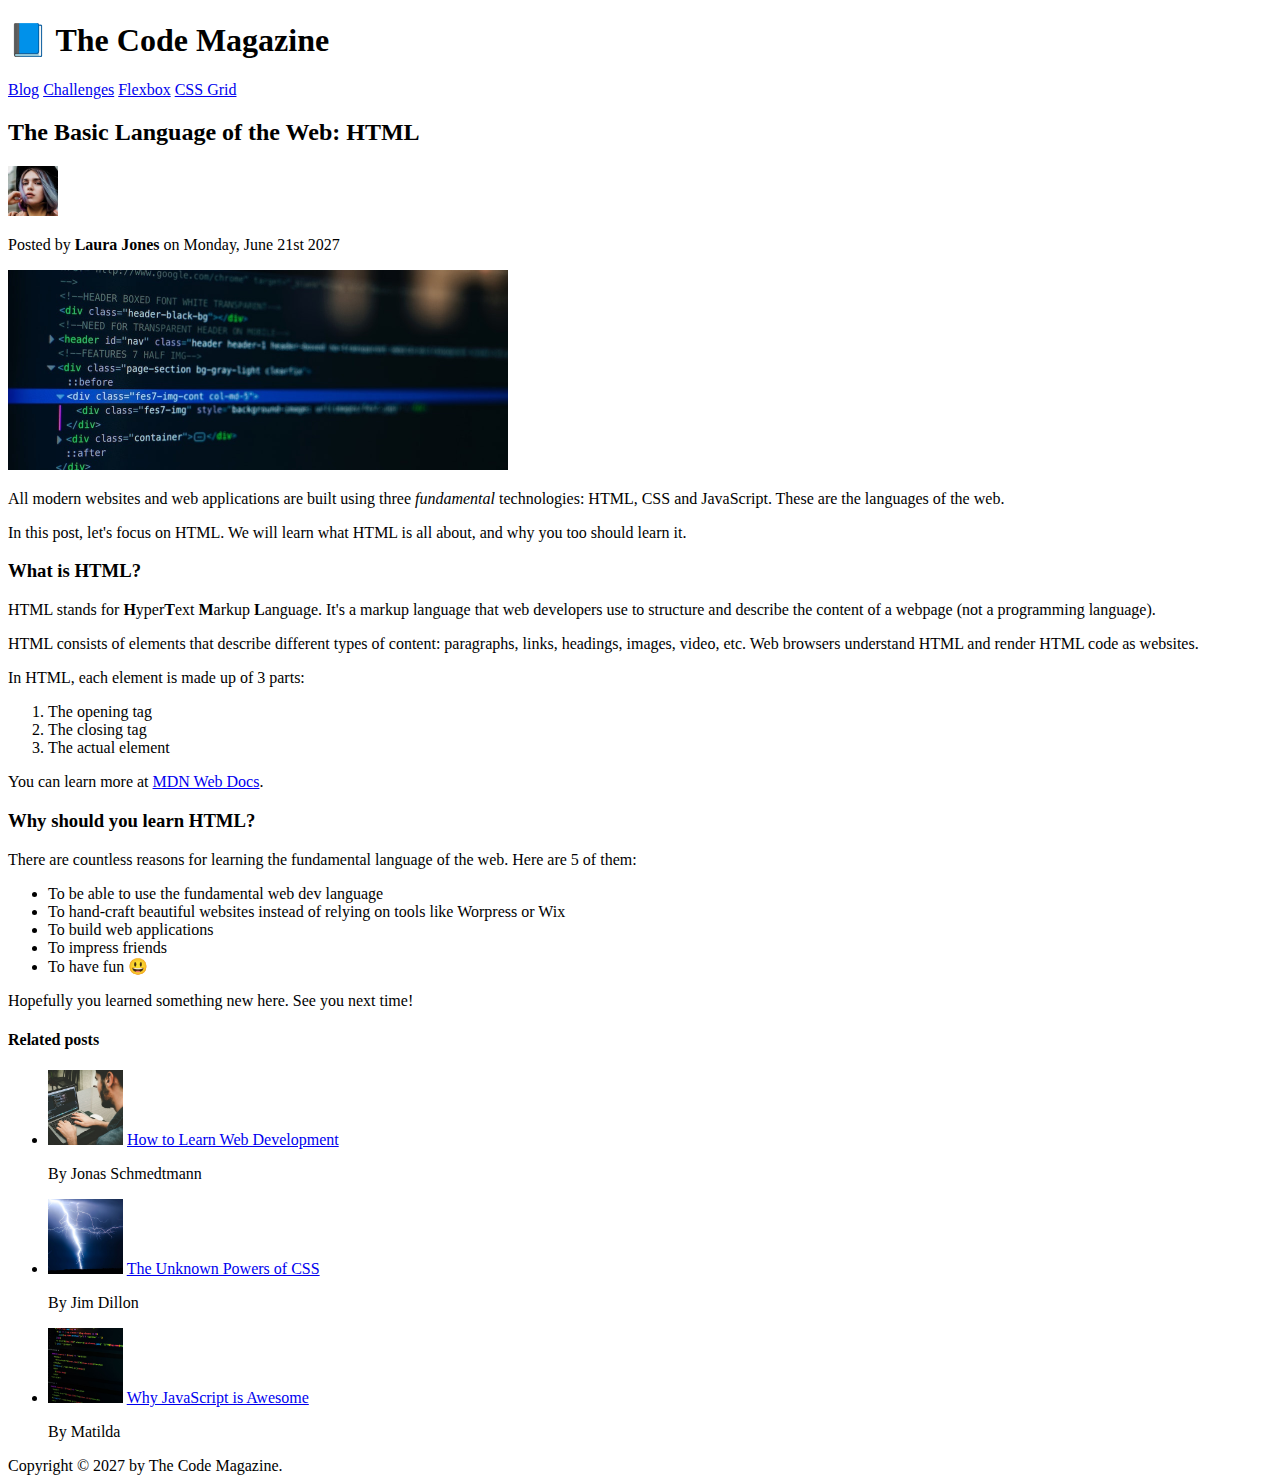
<file: final/02-HTML-Fundamentals/index.html>
<!DOCTYPE html>
<html lang="en">
  <head>
    <meta charset="UTF-8" />
    <title>The Basic Language of the Web: HTML</title>
  </head>

  <body>
    <!--
    <h1>The Basic Language of the Web: HTML</h1>
    <h2>The Basic Language of the Web: HTML</h2>
    <h3>The Basic Language of the Web: HTML</h3>
    <h4>The Basic Language of the Web: HTML</h4>
    <h5>The Basic Language of the Web: HTML</h5>
    <h6>The Basic Language of the Web: HTML</h6>
    -->

    <header>
      <h1>📘 The Code Magazine</h1>

      <nav>
        <a href="blog.html">Blog</a>
        <a href="#">Challenges</a>
        <a href="#">Flexbox</a>
        <a href="#">CSS Grid</a>
      </nav>
    </header>

    <article>
      <header>
        <h2>The Basic Language of the Web: HTML</h2>

        <img
          src="img/laura-jones.jpg"
          alt="Headshot of Laura Jones"
          height="50"
          width="50"
        />

        <p>Posted by <strong>Laura Jones</strong> on Monday, June 21st 2027</p>

        <img
          src="img/post-img.jpg"
          alt="HTML code on a screen"
          width="500"
          height="200"
        />
      </header>

      <p>
        All modern websites and web applications are built using three
        <em>fundamental</em>
        technologies: HTML, CSS and JavaScript. These are the languages of the
        web.
      </p>

      <p>
        In this post, let's focus on HTML. We will learn what HTML is all about,
        and why you too should learn it.
      </p>

      <h3>What is HTML?</h3>
      <p>
        HTML stands for <strong>H</strong>yper<strong>T</strong>ext
        <strong>M</strong>arkup <strong>L</strong>anguage. It's a markup
        language that web developers use to structure and describe the content
        of a webpage (not a programming language).
      </p>
      <p>
        HTML consists of elements that describe different types of content:
        paragraphs, links, headings, images, video, etc. Web browsers understand
        HTML and render HTML code as websites.
      </p>
      <p>In HTML, each element is made up of 3 parts:</p>

      <ol>
        <li>The opening tag</li>
        <li>The closing tag</li>
        <li>The actual element</li>
      </ol>

      <p>
        You can learn more at
        <a
          href="https://developer.mozilla.org/en-US/docs/Web/HTML"
          target="_blank"
          >MDN Web Docs</a
        >.
      </p>

      <h3>Why should you learn HTML?</h3>

      <p>
        There are countless reasons for learning the fundamental language of the
        web. Here are 5 of them:
      </p>

      <ul>
        <li>To be able to use the fundamental web dev language</li>
        <li>
          To hand-craft beautiful websites instead of relying on tools like
          Worpress or Wix
        </li>
        <li>To build web applications</li>
        <li>To impress friends</li>
        <li>To have fun 😃</li>
      </ul>

      <p>Hopefully you learned something new here. See you next time!</p>
    </article>

    <aside>
      <h4>Related posts</h4>

      <ul>
        <li>
          <img
            src="img/related-1.jpg"
            alt="Person programming"
            width="75"
            width="75"
          />
          <a href="#">How to Learn Web Development</a>
          <p>By Jonas Schmedtmann</p>
        </li>
        <li>
          <img src="img/related-2.jpg" alt="Lightning" width="75" heigth="75" />
          <a href="#">The Unknown Powers of CSS</a>
          <p>By Jim Dillon</p>
        </li>
        <li>
          <img
            src="img/related-3.jpg"
            alt="JavaScript code on a screen"
            width="75"
            height="75"
          />
          <a href="#">Why JavaScript is Awesome</a>
          <p>By Matilda</p>
        </li>
      </ul>
    </aside>

    <footer>Copyright &copy; 2027 by The Code Magazine.</footer>
  </body>
</html>
</file>
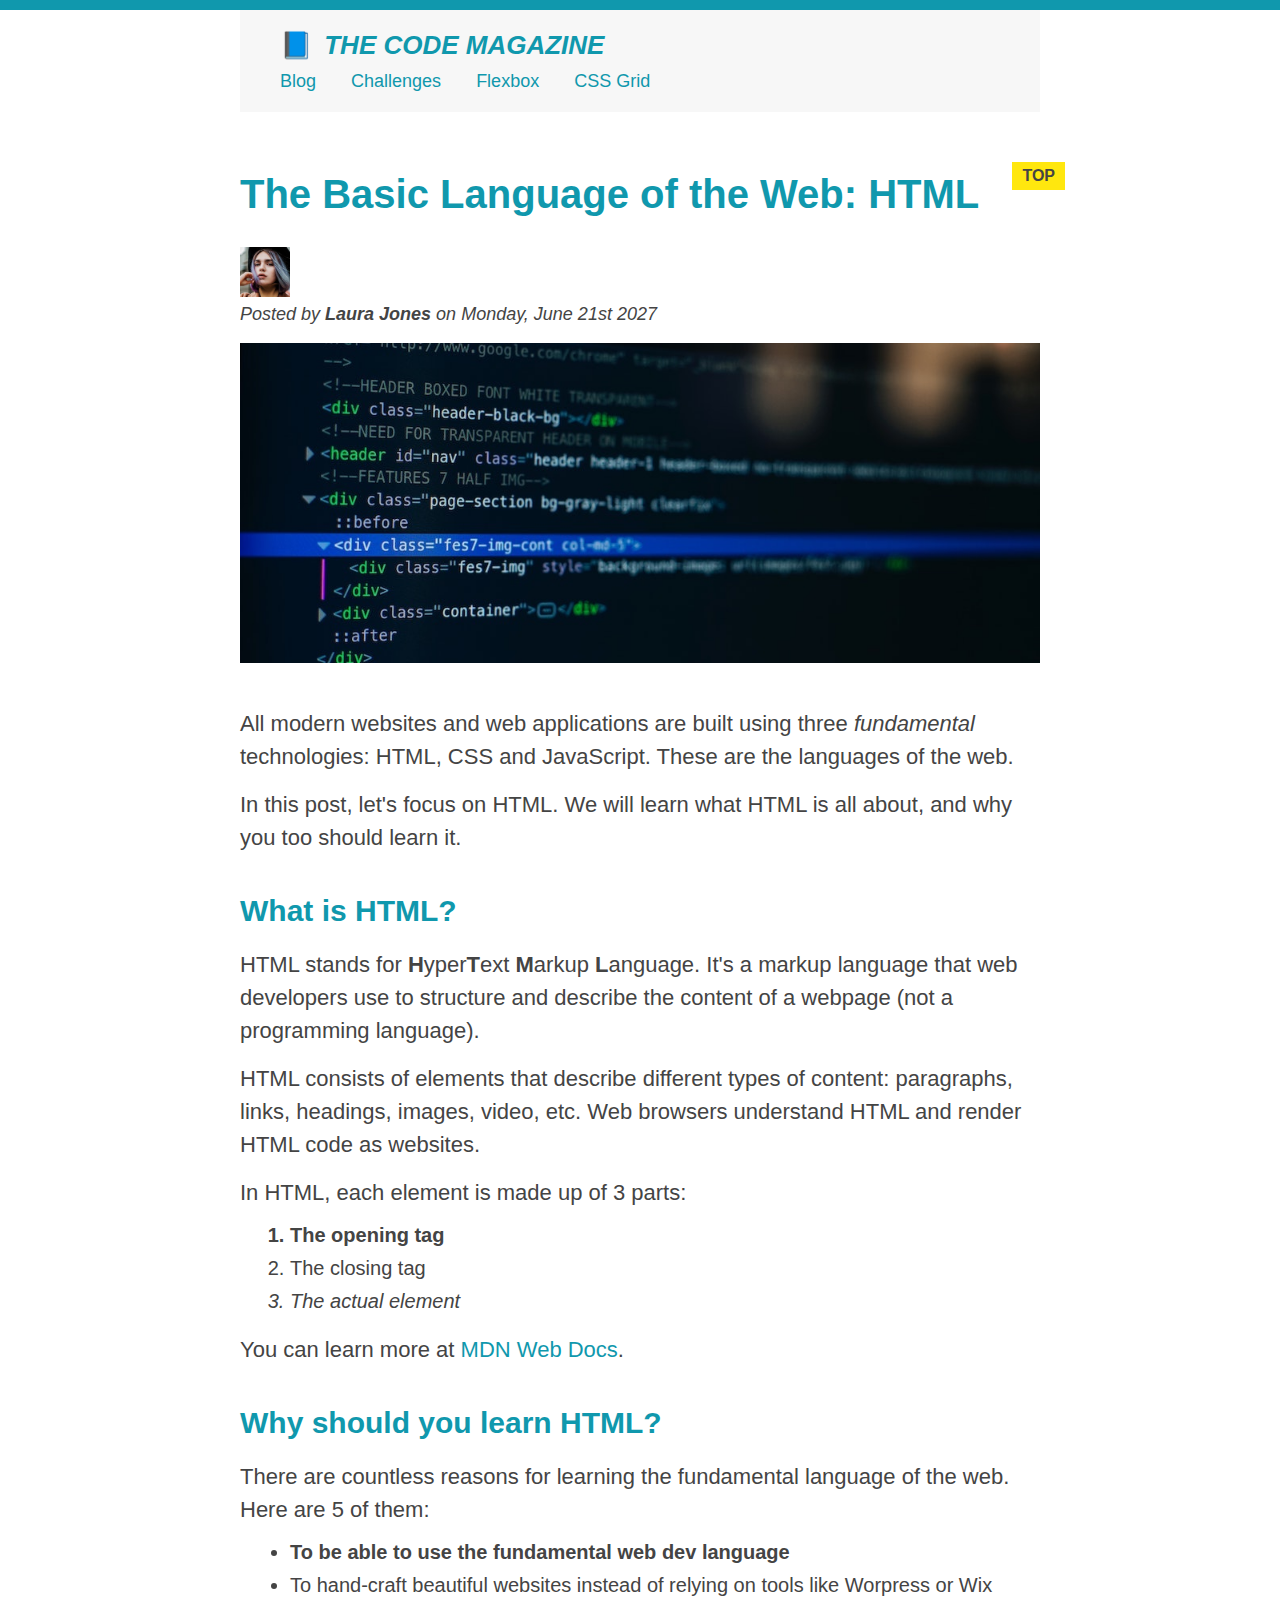
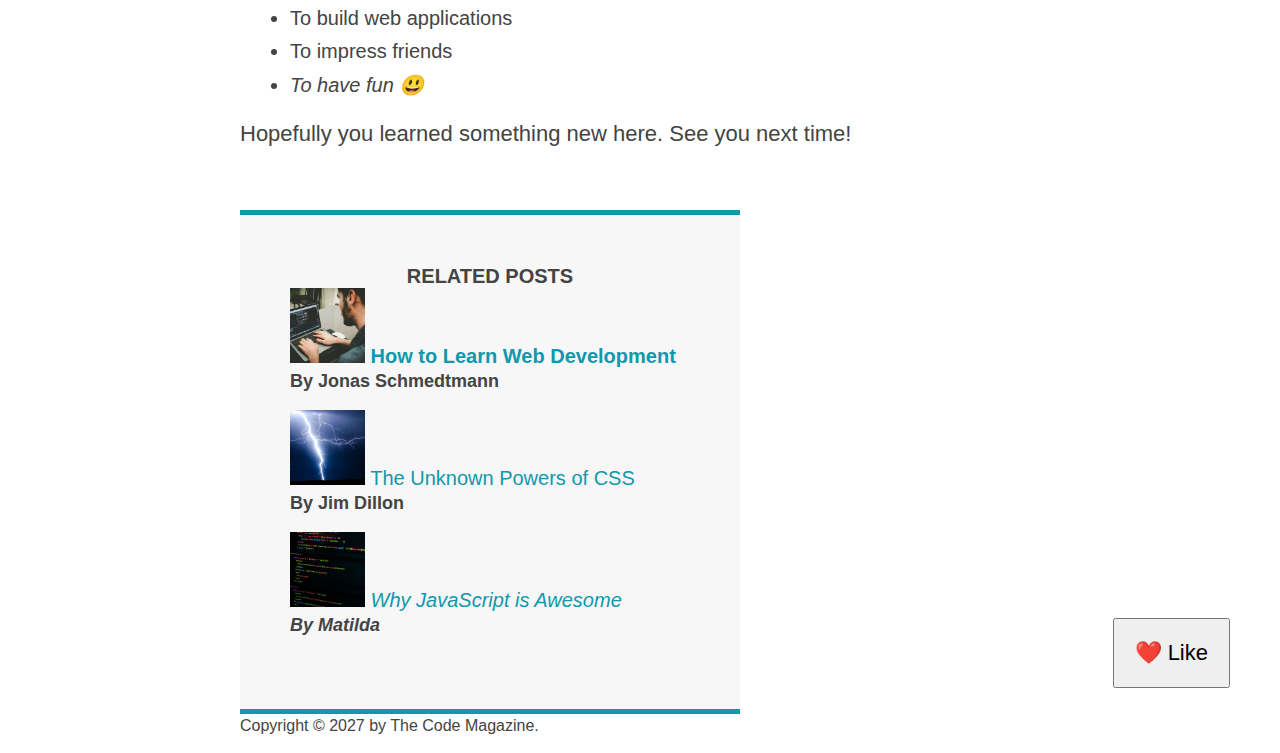
<file: final/03-CSS-Fundamentals/index.html>
<!DOCTYPE html>
<html lang="en">
  <head>
    <meta charset="UTF-8" />
    <link href="style.css" rel="stylesheet" />

    <title>The Basic Language of the Web: HTML</title>
  </head>

  <body>
    <!--
    <h1>The Basic Language of the Web: HTML</h1>
    <h2>The Basic Language of the Web: HTML</h2>
    <h3>The Basic Language of the Web: HTML</h3>
    <h4>The Basic Language of the Web: HTML</h4>
    <h5>The Basic Language of the Web: HTML</h5>
    <h6>The Basic Language of the Web: HTML</h6>
    -->

    <div class="container">
      <header class="main-header">
        <h1>📘 The Code Magazine</h1>

        <nav>
          <!-- <strong>This is the navigation</strong> -->
          <a href="blog.html">Blog</a>
          <a href="#">Challenges</a>
          <a href="#">Flexbox</a>
          <a href="#">CSS Grid</a>
        </nav>
      </header>

      <article>
        <header class="post-header">
          <h2>The Basic Language of the Web: HTML</h2>

          <img
            src="img/laura-jones.jpg"
            alt="Headshot of Laura Jones"
            height="50"
            width="50"
          />

          <p id="author">
            Posted by <strong>Laura Jones</strong> on Monday, June 21st 2027
          </p>

          <img
            src="img/post-img.jpg"
            alt="HTML code on a screen"
            width="500"
            height="200"
            class="post-img"
          />
          <button>❤️ Like</button>
        </header>

        <p>
          All modern websites and web applications are built using three
          <em>fundamental</em>
          technologies: HTML, CSS and JavaScript. These are the languages of the
          web.
        </p>

        <p>
          In this post, let's focus on HTML. We will learn what HTML is all
          about, and why you too should learn it.
        </p>

        <h3>What is HTML?</h3>
        <p>
          HTML stands for <strong>H</strong>yper<strong>T</strong>ext
          <strong>M</strong>arkup <strong>L</strong>anguage. It's a markup
          language that web developers use to structure and describe the content
          of a webpage (not a programming language).
        </p>
        <p>
          HTML consists of elements that describe different types of content:
          paragraphs, links, headings, images, video, etc. Web browsers
          understand HTML and render HTML code as websites.
        </p>
        <p>In HTML, each element is made up of 3 parts:</p>

        <ol>
          <li class="first-li">The opening tag</li>
          <li>The closing tag</li>
          <li>The actual element</li>
        </ol>

        <p>
          You can learn more at
          <a
            href="https://developer.mozilla.org/en-US/docs/Web/HTML"
            target="_blank"
            >MDN Web Docs</a
          >.
        </p>

        <h3>Why should you learn HTML?</h3>

        <p>
          There are countless reasons for learning the fundamental language of
          the web. Here are 5 of them:
        </p>

        <ul>
          <li class="first-li">
            To be able to use the fundamental web dev language
          </li>
          <li>
            To hand-craft beautiful websites instead of relying on tools like
            Worpress or Wix
          </li>
          <li>To build web applications</li>
          <li>To impress friends</li>
          <li>To have fun 😃</li>
        </ul>

        <p>Hopefully you learned something new here. See you next time!</p>
      </article>

      <aside>
        <h4>Related posts</h4>

        <ul class="related">
          <li>
            <img
              src="img/related-1.jpg"
              alt="Person programming"
              width="75"
              height="75"
            />
            <a href="#">How to Learn Web Development</a>
            <p class="related-author">By Jonas Schmedtmann</p>
          </li>
          <li>
            <img
              src="img/related-2.jpg"
              alt="Lightning"
              width="75"
              height="75"
            />
            <a href="#">The Unknown Powers of CSS</a>
            <p class="related-author">By Jim Dillon</p>
          </li>
          <li>
            <img
              src="img/related-3.jpg"
              alt="JavaScript code on a screen"
              width="75"
              height="75"
            />
            <a href="#">Why JavaScript is Awesome</a>
            <p class="related-author">By Matilda</p>
          </li>
        </ul>
      </aside>

      <footer>
        <p id="copyright" class="copyright text">
          Copyright &copy; 2027 by The Code Magazine.
        </p>
      </footer>
    </div>
  </body>
</html>
</file>
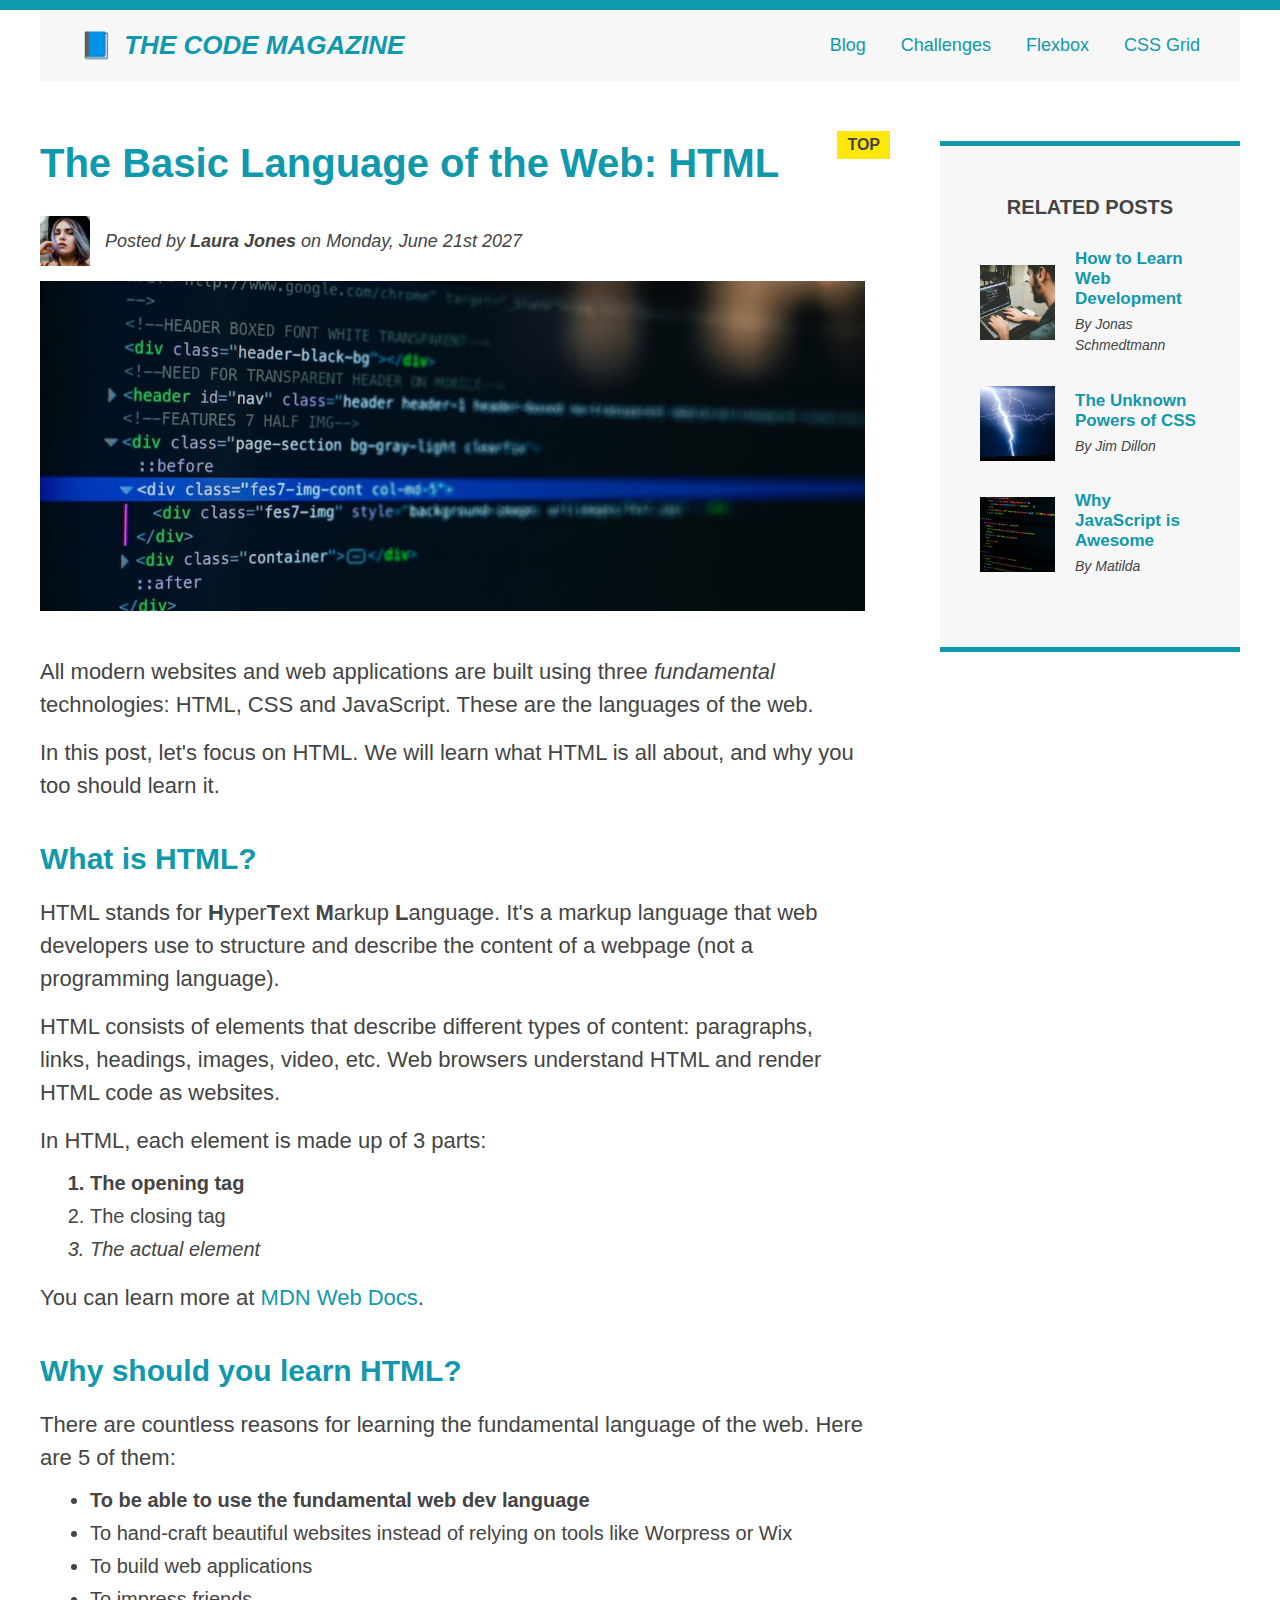
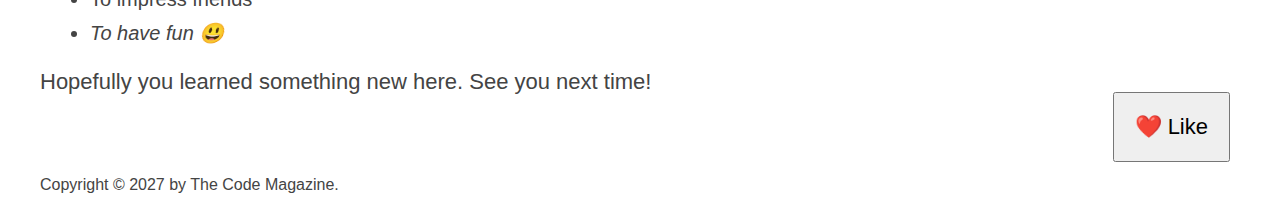
<file: final/04-CSS-Layouts/index.html>
<!DOCTYPE html>
<html lang="en">
  <head>
    <meta charset="UTF-8" />
    <link href="style.css" rel="stylesheet" />

    <title>The Basic Language of the Web: HTML</title>
  </head>

  <body>
    <!--
    <h1>The Basic Language of the Web: HTML</h1>
    <h2>The Basic Language of the Web: HTML</h2>
    <h3>The Basic Language of the Web: HTML</h3>
    <h4>The Basic Language of the Web: HTML</h4>
    <h5>The Basic Language of the Web: HTML</h5>
    <h6>The Basic Language of the Web: HTML</h6>
    -->

    <div class="container">
      <header class="main-header clearfix">
        <h1>📘 The Code Magazine</h1>

        <nav>
          <!-- <strong>This is the navigation</strong> -->
          <a href="blog.html">Blog</a>
          <a href="#">Challenges</a>
          <a href="flexbox.html">Flexbox</a>
          <a href="css-grid.html">CSS Grid</a>
        </nav>

        <!-- <div class="clear"></div> -->
      </header>

      <!-- ONLY NECESSARY FOR FLEXBOX -->
      <!-- <div class="row"> -->
      <article>
        <header class="post-header">
          <h2>The Basic Language of the Web: HTML</h2>

          <div class="author-box">
            <img
              src="img/laura-jones.jpg"
              alt="Headshot of Laura Jones"
              height="50"
              width="50"
              class="author-img"
            />

            <p id="author" class="author">
              Posted by <strong>Laura Jones</strong> on Monday, June 21st 2027
            </p>
          </div>

          <img
            src="img/post-img.jpg"
            alt="HTML code on a screen"
            width="500"
            height="200"
            class="post-img"
          />
          <button>❤️ Like</button>
        </header>

        <p>
          All modern websites and web applications are built using three
          <em>fundamental</em>
          technologies: HTML, CSS and JavaScript. These are the languages of the
          web.
        </p>

        <p>
          In this post, let's focus on HTML. We will learn what HTML is all
          about, and why you too should learn it.
        </p>

        <h3>What is HTML?</h3>
        <p>
          HTML stands for <strong>H</strong>yper<strong>T</strong>ext
          <strong>M</strong>arkup <strong>L</strong>anguage. It's a markup
          language that web developers use to structure and describe the content
          of a webpage (not a programming language).
        </p>
        <p>
          HTML consists of elements that describe different types of content:
          paragraphs, links, headings, images, video, etc. Web browsers
          understand HTML and render HTML code as websites.
        </p>
        <p>In HTML, each element is made up of 3 parts:</p>

        <ol>
          <li class="first-li">The opening tag</li>
          <li>The closing tag</li>
          <li>The actual element</li>
        </ol>

        <p>
          You can learn more at
          <a
            href="https://developer.mozilla.org/en-US/docs/Web/HTML"
            target="_blank"
            >MDN Web Docs</a
          >.
        </p>

        <h3>Why should you learn HTML?</h3>

        <p>
          There are countless reasons for learning the fundamental language of
          the web. Here are 5 of them:
        </p>

        <ul>
          <li class="first-li">
            To be able to use the fundamental web dev language
          </li>
          <li>
            To hand-craft beautiful websites instead of relying on tools like
            Worpress or Wix
          </li>
          <li>To build web applications</li>
          <li>To impress friends</li>
          <li>To have fun 😃</li>
        </ul>

        <p>Hopefully you learned something new here. See you next time!</p>
      </article>

      <aside>
        <h4>Related posts</h4>

        <ul class="related">
          <li class="related-post">
            <img
              src="img/related-1.jpg"
              alt="Person programming"
              width="75"
              height="75"
            />
            <div>
              <a href="#" class="related-link">How to Learn Web Development</a>
              <p class="related-author">By Jonas Schmedtmann</p>
            </div>
          </li>
          <li class="related-post">
            <img
              src="img/related-2.jpg"
              alt="Lightning"
              width="75"
              height="75"
            />
            <div>
              <a href="#" class="related-link">The Unknown Powers of CSS</a>
              <p class="related-author">By Jim Dillon</p>
            </div>
          </li>
          <li class="related-post">
            <img
              src="img/related-3.jpg"
              alt="JavaScript code on a screen"
              width="75"
              height="75"
            />
            <div>
              <a href="#" class="related-link">Why JavaScript is Awesome</a>
              <p class="related-author">By Matilda</p>
            </div>
          </li>
        </ul>
      </aside>
      <!-- </div> -->

      <footer>
        <p id="copyright" class="copyright text">
          Copyright &copy; 2027 by The Code Magazine.
        </p>
      </footer>
    </div>
  </body>
</html>
</file>
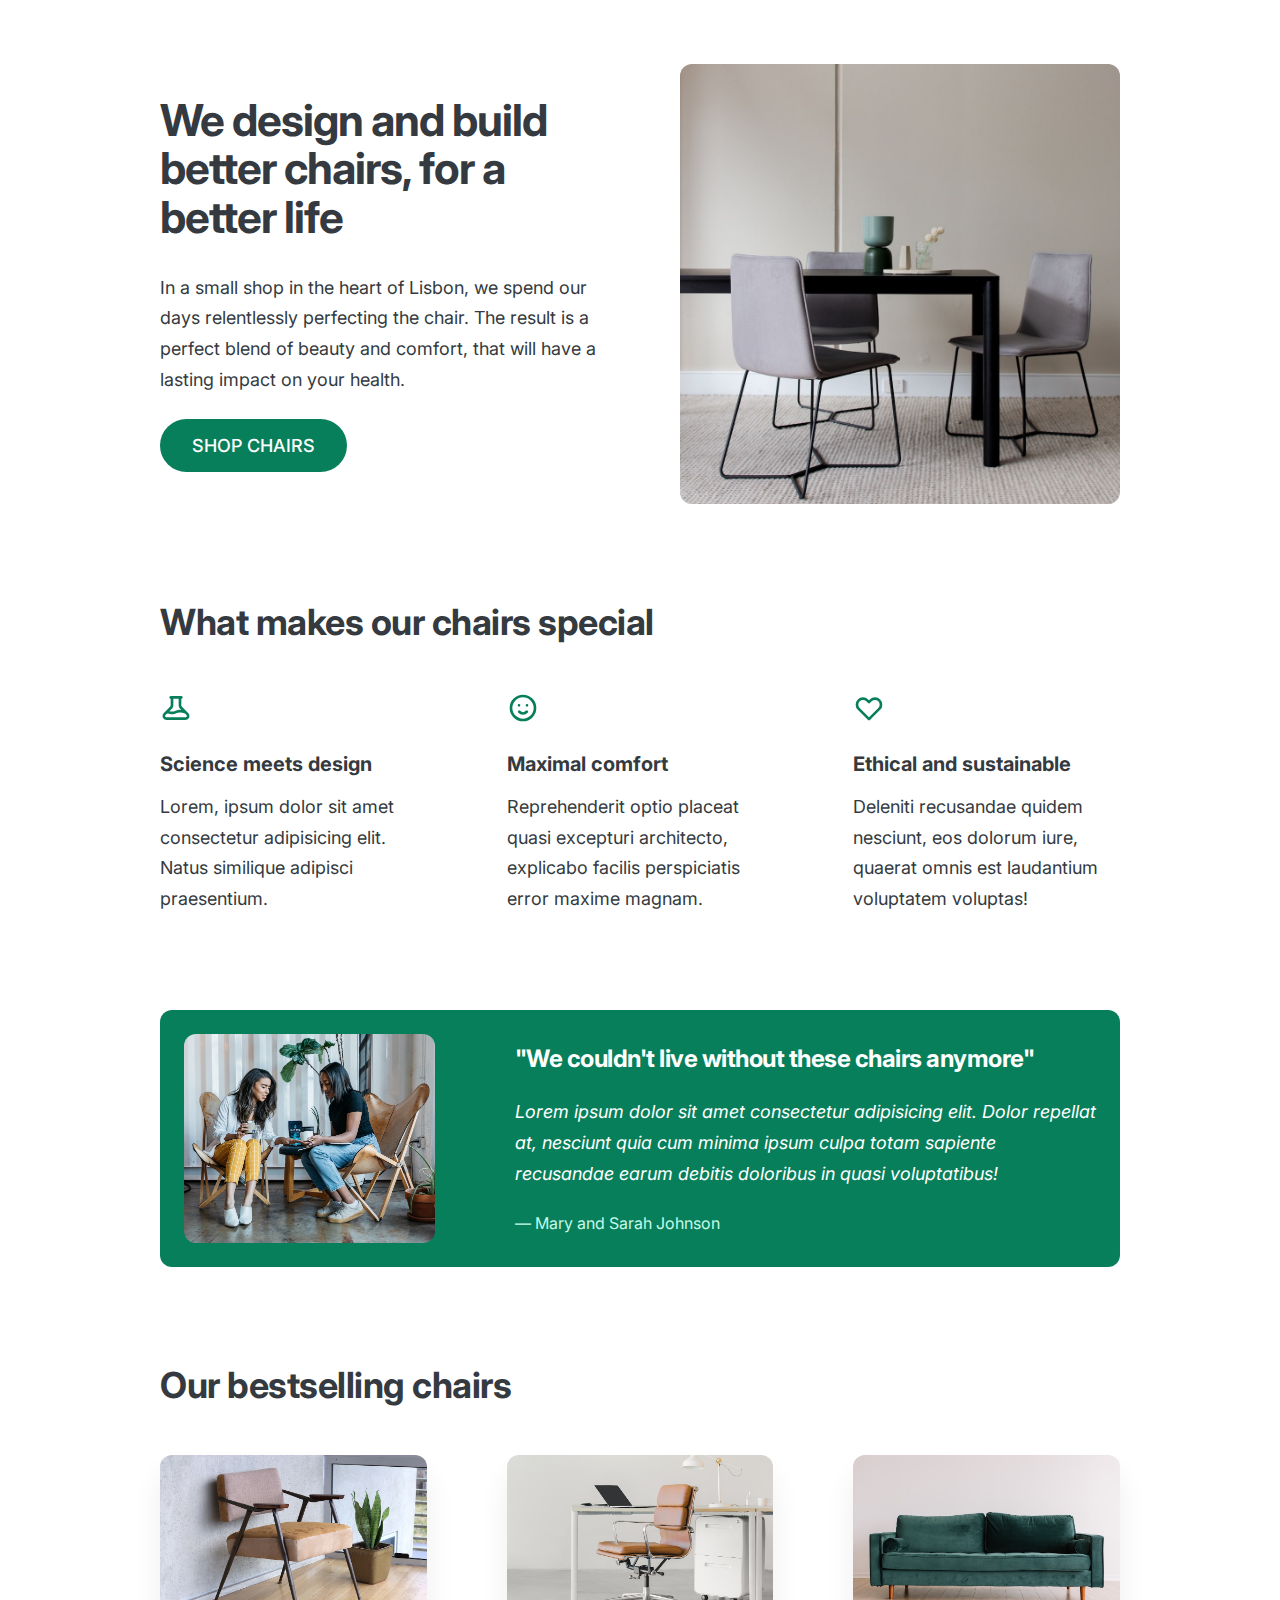
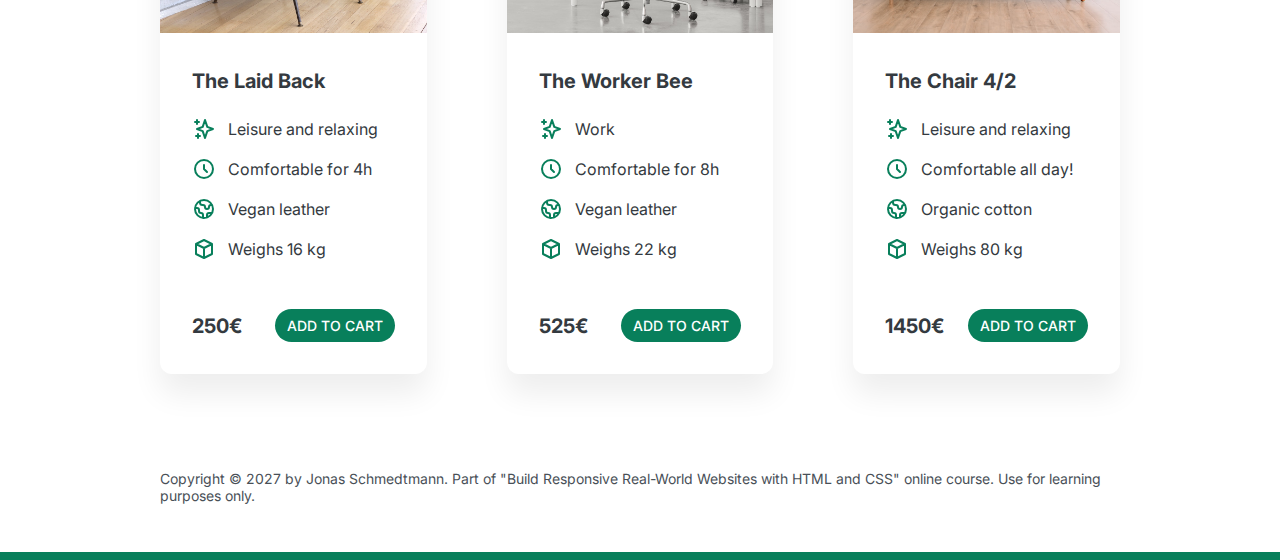
<file: final/05-Design/index.html>
<!DOCTYPE html>
<html lang="en">
  <head>
    <meta charset="UTF-8" />
    <meta http-equiv="X-UA-Compatible" content="IE=edge" />
    <meta name="viewport" content="width=device-width, initial-scale=1.0" />

    <link rel="preconnect" href="https://fonts.gstatic.com" />
    <link
      href="https://fonts.googleapis.com/css2?family=Inter:wght@400;500;700&display=swap"
      rel="stylesheet"
    />

    <link rel="stylesheet" href="style.css" />
    <title>Lisbon Chair Shop</title>
  </head>
  <body>
    <div class="container">
      <header>
        <div class="header-text-box">
          <h1>We design and build better chairs, for a better life</h1>
          <p class="header-text">
            In a small shop in the heart of Lisbon, we spend our days
            relentlessly perfecting the chair. The result is a perfect blend of
            beauty and comfort, that will have a lasting impact on your health.
          </p>
          <a class="btn btn--big" href="#">Shop chairs</a>
        </div>
        <img src="hero.jpg" alt="Photo" />
      </header>

      <section>
        <h2>What makes our chairs special</h2>
        <div class="grid-3-cols">
          <div>
            <svg
              xmlns="http://www.w3.org/2000/svg"
              class="features-icon"
              fill="none"
              viewBox="0 0 24 24"
              stroke="currentColor"
            >
              <path
                stroke-linecap="round"
                stroke-linejoin="round"
                stroke-width="2"
                d="M19.428 15.428a2 2 0 00-1.022-.547l-2.387-.477a6 6 0 00-3.86.517l-.318.158a6 6 0 01-3.86.517L6.05 15.21a2 2 0 00-1.806.547M8 4h8l-1 1v5.172a2 2 0 00.586 1.414l5 5c1.26 1.26.367 3.414-1.415 3.414H4.828c-1.782 0-2.674-2.154-1.414-3.414l5-5A2 2 0 009 10.172V5L8 4z"
              />
            </svg>
            <p class="features-title"><strong>Science meets design</strong></p>
            <p class="features-text">
              Lorem, ipsum dolor sit amet consectetur adipisicing elit. Natus
              similique adipisci praesentium.
            </p>
          </div>

          <div>
            <svg
              xmlns="http://www.w3.org/2000/svg"
              class="features-icon"
              fill="none"
              viewBox="0 0 24 24"
              stroke="currentColor"
            >
              <path
                stroke-linecap="round"
                stroke-linejoin="round"
                stroke-width="2"
                d="M14.828 14.828a4 4 0 01-5.656 0M9 10h.01M15 10h.01M21 12a9 9 0 11-18 0 9 9 0 0118 0z"
              />
            </svg>
            <p class="features-title">
              <strong>Maximal comfort</strong>
            </p>
            <p class="features-text">
              Reprehenderit optio placeat quasi excepturi architecto, explicabo
              facilis perspiciatis error maxime magnam.
            </p>
          </div>

          <div>
            <svg
              xmlns="http://www.w3.org/2000/svg"
              class="features-icon"
              fill="none"
              viewBox="0 0 24 24"
              stroke="currentColor"
            >
              <path
                stroke-linecap="round"
                stroke-linejoin="round"
                stroke-width="2"
                d="M4.318 6.318a4.5 4.5 0 000 6.364L12 20.364l7.682-7.682a4.5 4.5 0 00-6.364-6.364L12 7.636l-1.318-1.318a4.5 4.5 0 00-6.364 0z"
              />
            </svg>
            <p class="features-title">
              <strong>Ethical and sustainable</strong>
            </p>
            <p class="features-text">
              Deleniti recusandae quidem nesciunt, eos dolorum iure, quaerat
              omnis est laudantium voluptatem voluptas!
            </p>
          </div>
        </div>
      </section>

      <section class="testimonial-section">
        <div class="grid-3-cols">
          <img src="customers.jpg" alt="People sitting on chairs" />
          <div class="testimonial-box">
            <h2>"We couldn't live without these chairs anymore"</h2>
            <blockquote class="testimonial-text">
              Lorem ipsum dolor sit amet consectetur adipisicing elit. Dolor
              repellat at, nesciunt quia cum minima ipsum culpa totam sapiente
              recusandae earum debitis doloribus in quasi voluptatibus!
            </blockquote>
            <p class="testimonial-author">&mdash; Mary and Sarah Johnson</p>
          </div>
        </div>
      </section>

      <section>
        <h2>Our bestselling chairs</h2>
        <div class="grid-3-cols">
          <figure class="chair">
            <img src="chair-1.jpg" alt="Chair" />
            <div class="chair-box">
              <h3>The Laid Back</h3>
              <ul class="chair-details">
                <li>
                  <svg
                    xmlns="http://www.w3.org/2000/svg"
                    class="chair-icon"
                    fill="none"
                    viewBox="0 0 24 24"
                    stroke="currentColor"
                  >
                    <path
                      stroke-linecap="round"
                      stroke-linejoin="round"
                      stroke-width="2"
                      d="M5 3v4M3 5h4M6 17v4m-2-2h4m5-16l2.286 6.857L21 12l-5.714 2.143L13 21l-2.286-6.857L5 12l5.714-2.143L13 3z"
                    />
                  </svg>
                  <!-- Span is a generic INLINE text element, it doesn't have any meaning. It's like a div element, but inline -->
                  <span>Leisure and relaxing</span>
                </li>
                <li>
                  <svg
                    xmlns="http://www.w3.org/2000/svg"
                    class="chair-icon"
                    fill="none"
                    viewBox="0 0 24 24"
                    stroke="currentColor"
                  >
                    <path
                      stroke-linecap="round"
                      stroke-linejoin="round"
                      stroke-width="2"
                      d="M12 8v4l3 3m6-3a9 9 0 11-18 0 9 9 0 0118 0z"
                    />
                  </svg>
                  <span>Comfortable for 4h</span>
                </li>
                <li>
                  <svg
                    xmlns="http://www.w3.org/2000/svg"
                    class="chair-icon"
                    fill="none"
                    viewBox="0 0 24 24"
                    stroke="currentColor"
                  >
                    <path
                      stroke-linecap="round"
                      stroke-linejoin="round"
                      stroke-width="2"
                      d="M3.055 11H5a2 2 0 012 2v1a2 2 0 002 2 2 2 0 012 2v2.945M8 3.935V5.5A2.5 2.5 0 0010.5 8h.5a2 2 0 012 2 2 2 0 104 0 2 2 0 012-2h1.064M15 20.488V18a2 2 0 012-2h3.064M21 12a9 9 0 11-18 0 9 9 0 0118 0z"
                    />
                  </svg>
                  <span>Vegan leather</span>
                </li>
                <li>
                  <svg
                    xmlns="http://www.w3.org/2000/svg"
                    class="chair-icon"
                    fill="none"
                    viewBox="0 0 24 24"
                    stroke="currentColor"
                  >
                    <path
                      stroke-linecap="round"
                      stroke-linejoin="round"
                      stroke-width="2"
                      d="M20 7l-8-4-8 4m16 0l-8 4m8-4v10l-8 4m0-10L4 7m8 4v10M4 7v10l8 4"
                    />
                  </svg>
                  <span>Weighs 16 kg</span>
                </li>
              </ul>
              <div class="chair-price">
                <strong>250€</strong>
                <a href="#" class="btn btn--small">Add to cart</a>
              </div>
            </div>
          </figure>

          <figure class="chair">
            <img src="chair-2.jpg" alt="Chair" />
            <div class="chair-box">
              <h3>The Worker Bee</h3>
              <ul class="chair-details">
                <li>
                  <svg
                    xmlns="http://www.w3.org/2000/svg"
                    class="chair-icon"
                    fill="none"
                    viewBox="0 0 24 24"
                    stroke="currentColor"
                  >
                    <path
                      stroke-linecap="round"
                      stroke-linejoin="round"
                      stroke-width="2"
                      d="M5 3v4M3 5h4M6 17v4m-2-2h4m5-16l2.286 6.857L21 12l-5.714 2.143L13 21l-2.286-6.857L5 12l5.714-2.143L13 3z"
                    />
                  </svg>
                  <span>Work</span>
                </li>
                <li>
                  <svg
                    xmlns="http://www.w3.org/2000/svg"
                    class="chair-icon"
                    fill="none"
                    viewBox="0 0 24 24"
                    stroke="currentColor"
                  >
                    <path
                      stroke-linecap="round"
                      stroke-linejoin="round"
                      stroke-width="2"
                      d="M12 8v4l3 3m6-3a9 9 0 11-18 0 9 9 0 0118 0z"
                    />
                  </svg>
                  <span>Comfortable for 8h</span>
                </li>
                <li>
                  <svg
                    xmlns="http://www.w3.org/2000/svg"
                    class="chair-icon"
                    fill="none"
                    viewBox="0 0 24 24"
                    stroke="currentColor"
                  >
                    <path
                      stroke-linecap="round"
                      stroke-linejoin="round"
                      stroke-width="2"
                      d="M3.055 11H5a2 2 0 012 2v1a2 2 0 002 2 2 2 0 012 2v2.945M8 3.935V5.5A2.5 2.5 0 0010.5 8h.5a2 2 0 012 2 2 2 0 104 0 2 2 0 012-2h1.064M15 20.488V18a2 2 0 012-2h3.064M21 12a9 9 0 11-18 0 9 9 0 0118 0z"
                    />
                  </svg>
                  <span>Vegan leather</span>
                </li>
                <li>
                  <svg
                    xmlns="http://www.w3.org/2000/svg"
                    class="chair-icon"
                    fill="none"
                    viewBox="0 0 24 24"
                    stroke="currentColor"
                  >
                    <path
                      stroke-linecap="round"
                      stroke-linejoin="round"
                      stroke-width="2"
                      d="M20 7l-8-4-8 4m16 0l-8 4m8-4v10l-8 4m0-10L4 7m8 4v10M4 7v10l8 4"
                    />
                  </svg>
                  <span>Weighs 22 kg</span>
                </li>
              </ul>
              <div class="chair-price">
                <strong>525€</strong>
                <a href="#" class="btn btn--small">Add to cart</a>
              </div>
            </div>
          </figure>

          <figure class="chair">
            <img src="chair-3.jpg" alt="Chair" />
            <div class="chair-box">
              <h3>The Chair 4/2</h3>
              <ul class="chair-details">
                <li>
                  <svg
                    xmlns="http://www.w3.org/2000/svg"
                    class="chair-icon"
                    fill="none"
                    viewBox="0 0 24 24"
                    stroke="currentColor"
                  >
                    <path
                      stroke-linecap="round"
                      stroke-linejoin="round"
                      stroke-width="2"
                      d="M5 3v4M3 5h4M6 17v4m-2-2h4m5-16l2.286 6.857L21 12l-5.714 2.143L13 21l-2.286-6.857L5 12l5.714-2.143L13 3z"
                    />
                  </svg>
                  <span>Leisure and relaxing</span>
                </li>
                <li>
                  <svg
                    xmlns="http://www.w3.org/2000/svg"
                    class="chair-icon"
                    fill="none"
                    viewBox="0 0 24 24"
                    stroke="currentColor"
                  >
                    <path
                      stroke-linecap="round"
                      stroke-linejoin="round"
                      stroke-width="2"
                      d="M12 8v4l3 3m6-3a9 9 0 11-18 0 9 9 0 0118 0z"
                    />
                  </svg>
                  <span>Comfortable all day!</span>
                </li>
                <li>
                  <svg
                    xmlns="http://www.w3.org/2000/svg"
                    class="chair-icon"
                    fill="none"
                    viewBox="0 0 24 24"
                    stroke="currentColor"
                  >
                    <path
                      stroke-linecap="round"
                      stroke-linejoin="round"
                      stroke-width="2"
                      d="M3.055 11H5a2 2 0 012 2v1a2 2 0 002 2 2 2 0 012 2v2.945M8 3.935V5.5A2.5 2.5 0 0010.5 8h.5a2 2 0 012 2 2 2 0 104 0 2 2 0 012-2h1.064M15 20.488V18a2 2 0 012-2h3.064M21 12a9 9 0 11-18 0 9 9 0 0118 0z"
                    />
                  </svg>
                  <span>Organic cotton</span>
                </li>
                <li>
                  <svg
                    xmlns="http://www.w3.org/2000/svg"
                    class="chair-icon"
                    fill="none"
                    viewBox="0 0 24 24"
                    stroke="currentColor"
                  >
                    <path
                      stroke-linecap="round"
                      stroke-linejoin="round"
                      stroke-width="2"
                      d="M20 7l-8-4-8 4m16 0l-8 4m8-4v10l-8 4m0-10L4 7m8 4v10M4 7v10l8 4"
                    />
                  </svg>
                  <span>Weighs 80 kg</span>
                </li>
              </ul>
              <div class="chair-price">
                <strong>1450€</strong>
                <a href="#" class="btn btn--small">Add to cart</a>
              </div>
            </div>
          </figure>
        </div>
      </section>

      <footer>
        Copyright &copy; 2027 by Jonas Schmedtmann. Part of "Build Responsive
        Real-World Websites with HTML and CSS" online course. Use for learning
        purposes only.
      </footer>
    </div>
  </body>
</html>
</file>
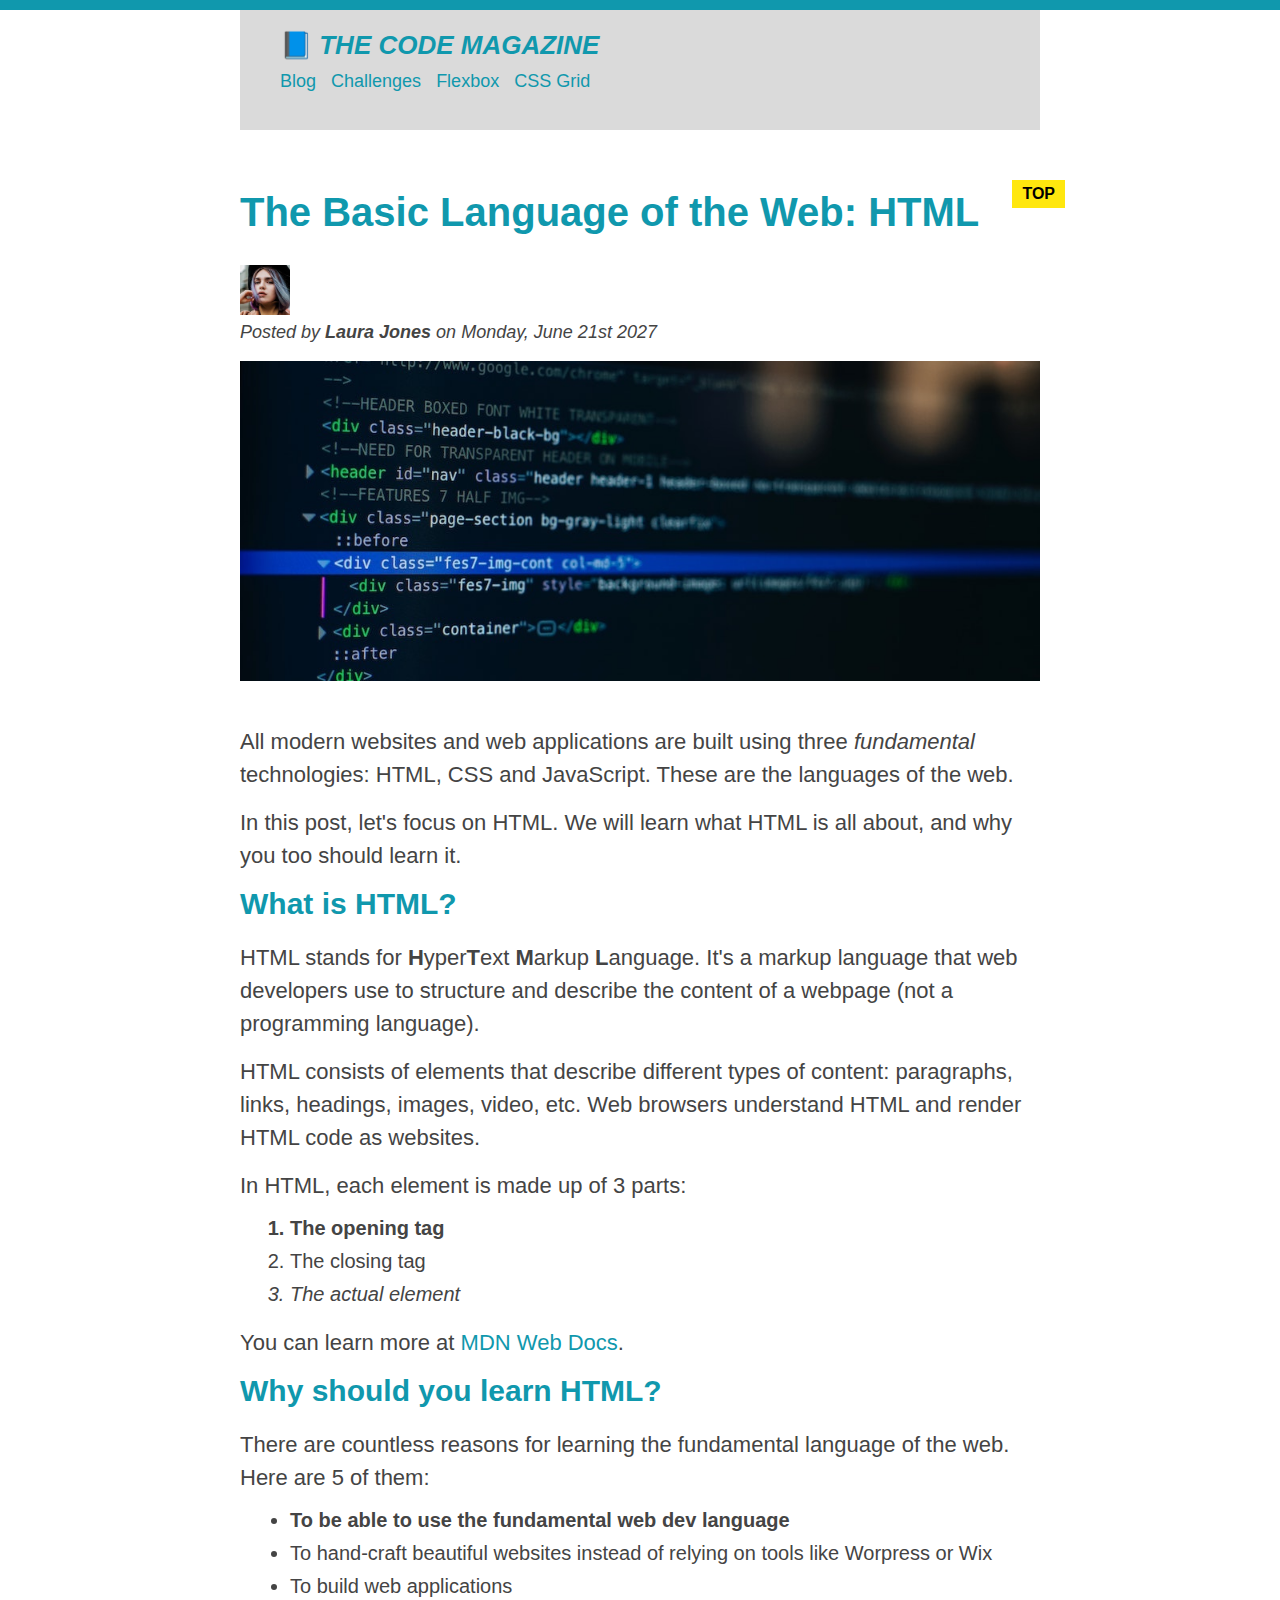
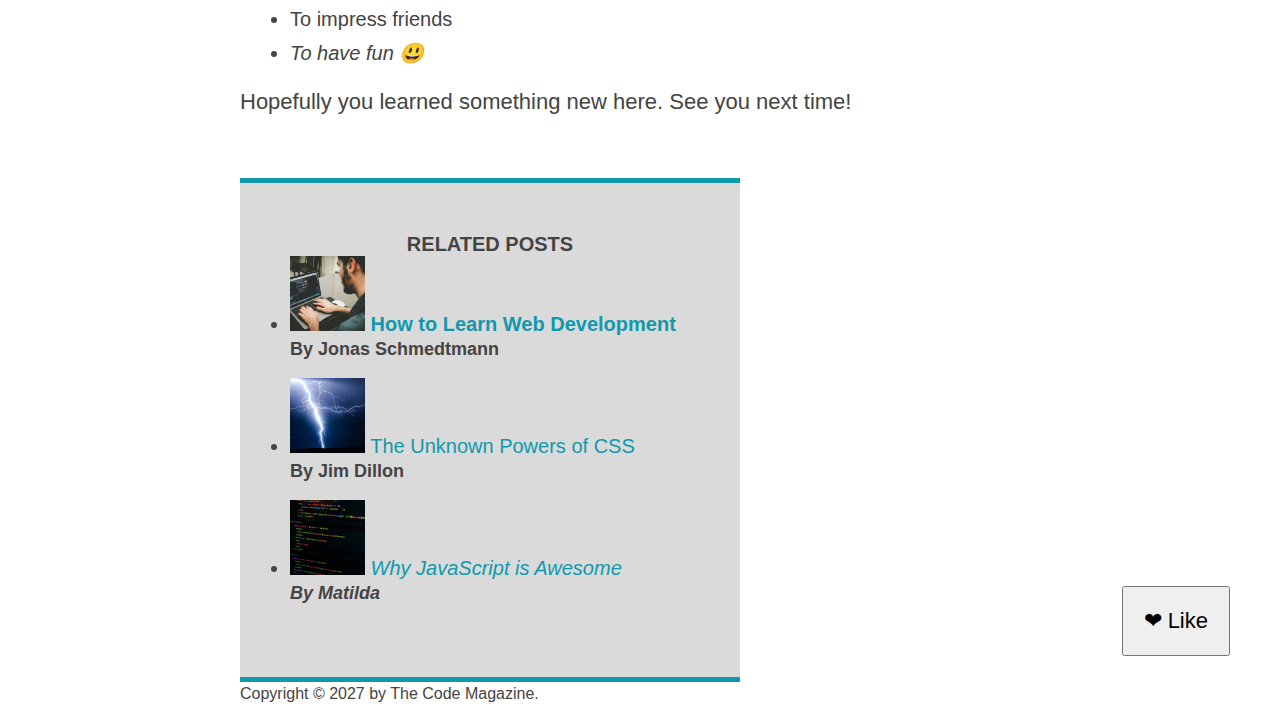
<file: starter/03-CSS-Fundamentals/index.html>
<!DOCTYPE html>
<html lang="en">
  <head>
    <meta charset="UTF-8" />
    <link href="style.css" rel="stylesheet" />
    <title>The Basic Language of the Web: HTML</title>
  </head>

  <body>
    
    <div class="container">
    <!--
    <h1>The Basic Language of the Web: HTML</h1>
    <h2>The Basic Language of the Web: HTML</h2>
    <h3>The Basic Language of the Web: HTML</h3>
    <h4>The Basic Language of the Web: HTML</h4>
    <h5>The Basic Language of the Web: HTML</h5>
    <h6>The Basic Language of the Web: HTML</h6>
    -->

    <header class="main-header">
      <h1>📘 The Code Magazine</h1>

      <nav>
        <a href="blog.html">Blog</a>
        <a href="#">Challenges</a>
        <a href="#">Flexbox</a>
        <a href="#">CSS Grid</a>
      </nav>
    </header>

    <article>
      <header class="post-header">
        <h2>The Basic Language of the Web: HTML</h2>

        <img
          src="img/laura-jones.jpg"
          alt="Headshot of Laura Jones"
          height="50"
          width="50"
        />

        <p id="author">Posted by <strong>Laura Jones</strong> on Monday, June 21st 2027</p>

        <img
          src="img/post-img.jpg"
          alt="HTML code on a screen"
          width="500"
          height="200"
          class="post-image"
        />
        <button>❤ Like</button>
      </header>

      <p>
        All modern websites and web applications are built using three
        <em>fundamental</em>
        technologies: HTML, CSS and JavaScript. These are the languages of the
        web.
      </p>

      <p>
        In this post, let's focus on HTML. We will learn what HTML is all about,
        and why you too should learn it.
      </p>

      <h3>What is HTML?</h3>
      <p>
        HTML stands for <strong>H</strong>yper<strong>T</strong>ext
        <strong>M</strong>arkup <strong>L</strong>anguage. It's a markup
        language that web developers use to structure and describe the content
        of a webpage (not a programming language).
      </p>
      <p>
        HTML consists of elements that describe different types of content:
        paragraphs, links, headings, images, video, etc. Web browsers understand
        HTML and render HTML code as websites.
      </p>
      <p>In HTML, each element is made up of 3 parts:</p>

      <ol>
        <li>The opening tag</li>
        <li>The closing tag</li>
        <li>The actual element</li>
      </ol>

      <p>
        You can learn more at
        <a
          href="https://developer.mozilla.org/en-US/docs/Web/HTML"
          target="_blank"
          >MDN Web Docs</a
        >.
      </p>

      <h3>Why should you learn HTML?</h3>

      <p>
        There are countless reasons for learning the fundamental language of the
        web. Here are 5 of them:
      </p>

      <ul>
        <li>To be able to use the fundamental web dev language</li>
        <li>
          To hand-craft beautiful websites instead of relying on tools like
          Worpress or Wix
        </li>
        <li>To build web applications</li>
        <li>To impress friends</li>
        <li>To have fun 😃</li>
      </ul>

      <p>Hopefully you learned something new here. See you next time!</p>
    </article>

    <aside>
      <h4>Related posts</h4>

      <ul class="related">
        <li>
          <img
            src="img/related-1.jpg"
            alt="Person programming"
            width="75"
            width="75"
          />
          <a href="#">How to Learn Web Development</a>
          <p class="related-author">By Jonas Schmedtmann</p>
        </li>
        <li>
          <img src="img/related-2.jpg" alt="Lightning" width="75" heigth="75" />
          <a href="#">The Unknown Powers of CSS</a>
          <p class="related-author">By Jim Dillon</p>
        </li>
        <li>
          <img
            src="img/related-3.jpg"
            alt="JavaScript code on a screen"
            width="75"
            height="75"
          />
          <a href="#">Why JavaScript is Awesome</a>
          <p class="related-author">By Matilda</p>
        </li>
      </ul>
    </aside>

    <footer><p id="copyright">Copyright &copy; 2027 by The Code Magazine.</p></footer>
    </div>

    
  </body>
</html>
</file>
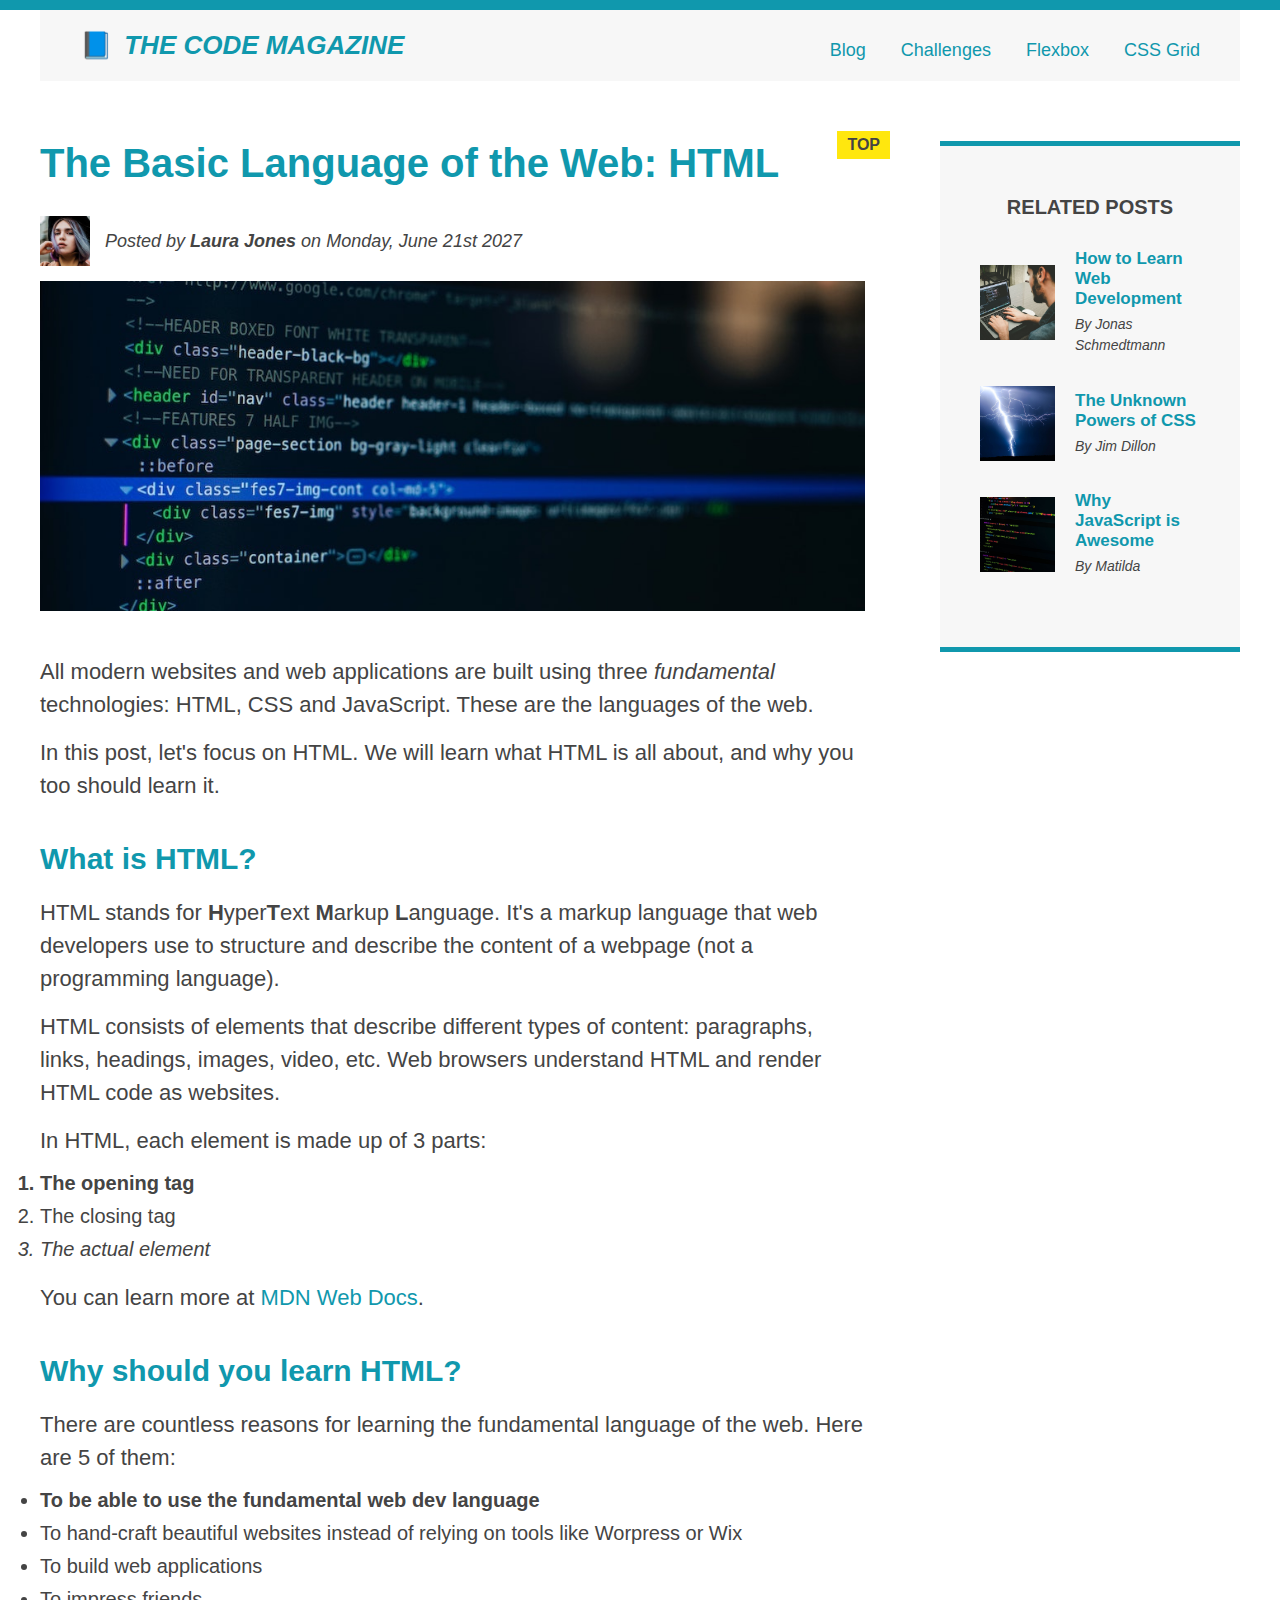
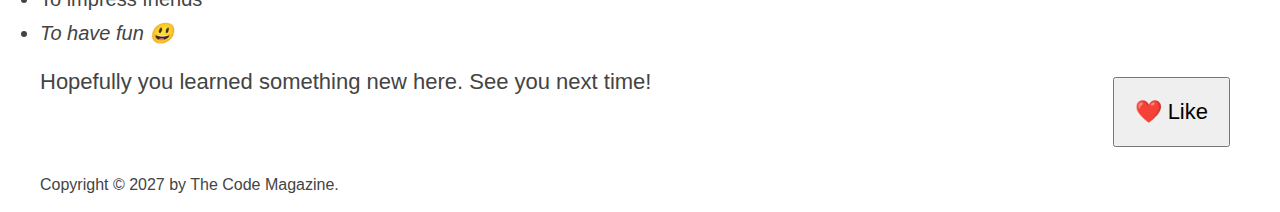
<file: starter/04-CSS-Layouts/index.html>
<!DOCTYPE html>
<html lang="en">
  <head>
    <meta charset="UTF-8" />
    <link href="style.css" rel="stylesheet" />

    <title>The Basic Language of the Web: HTML</title>
  </head>

  <body>
    <!--
    <h1>The Basic Language of the Web: HTML</h1>
    <h2>The Basic Language of the Web: HTML</h2>
    <h3>The Basic Language of the Web: HTML</h3>
    <h4>The Basic Language of the Web: HTML</h4>
    <h5>The Basic Language of the Web: HTML</h5>
    <h6>The Basic Language of the Web: HTML</h6>
    -->

    <div class="container">
      <header class="main-header">
        <h1>📘 The Code Magazine</h1>

        <nav>
          <!-- <strong>This is the navigation</strong> -->
          <a href="blog.html">Blog</a>
          <a href="#">Challenges</a>
          <a href="flexbox.html">Flexbox</a>
          <a href="css-grid.html">CSS Grid</a>
        </nav>
      </header>

      <div class="row">
        <article>
            <header class="post-header">
            <h2>The Basic Language of the Web: HTML</h2>

            <div class="author-box">
                <img
                    src="img/laura-jones.jpg"
                    alt="Headshot of Laura Jones"
                    height="50"
                    width="50"
                    class="author-img"
                />

                <p id="author" class="author">
                    Posted by <strong>Laura Jones</strong> on Monday, June 21st 2027
                </p>
            </div>


            <img
                src="img/post-img.jpg"
                alt="HTML code on a screen"
                width="500"
                height="200"
                class="post-img"
            />
            <button>❤️ Like</button>
            </header>

            <p>
            All modern websites and web applications are built using three
            <em>fundamental</em>
            technologies: HTML, CSS and JavaScript. These are the languages of the
            web.
            </p>

            <p>
            In this post, let's focus on HTML. We will learn what HTML is all
            about, and why you too should learn it.
            </p>

            <h3>What is HTML?</h3>
            <p>
            HTML stands for <strong>H</strong>yper<strong>T</strong>ext
            <strong>M</strong>arkup <strong>L</strong>anguage. It's a markup
            language that web developers use to structure and describe the content
            of a webpage (not a programming language).
            </p>
            <p>
            HTML consists of elements that describe different types of content:
            paragraphs, links, headings, images, video, etc. Web browsers
            understand HTML and render HTML code as websites.
            </p>
            <p>In HTML, each element is made up of 3 parts:</p>

            <ol>
            <li class="first-li">The opening tag</li>
            <li>The closing tag</li>
            <li>The actual element</li>
            </ol>

            <p>
            You can learn more at
            <a
                href="https://developer.mozilla.org/en-US/docs/Web/HTML"
                target="_blank"
                >MDN Web Docs</a
            >.
            </p>

            <h3>Why should you learn HTML?</h3>

            <p>
            There are countless reasons for learning the fundamental language of
            the web. Here are 5 of them:
            </p>

            <ul>
            <li class="first-li">
                To be able to use the fundamental web dev language
            </li>
            <li>
                To hand-craft beautiful websites instead of relying on tools like
                Worpress or Wix
            </li>
            <li>To build web applications</li>
            <li>To impress friends</li>
            <li>To have fun 😃</li>
            </ul>

            <p>Hopefully you learned something new here. See you next time!</p>
        </article>

        <aside>
            <h4>Related posts</h4>

            <ul class="related">
                <li class="related-post">
                    <img
                    src="img/related-1.jpg"
                    alt="Person programming"
                    width="75"
                    height="75"
                    />
                    <div>
                        <a href="#" class="related-link">How to Learn Web Development</a>
                        <p class="related-author">By Jonas Schmedtmann</p>
                    </div>
                </li>
                <li class="related-post">
                    <img
                    src="img/related-2.jpg"
                    alt="Lightning"
                    width="75"
                    height="75"
                    />
                    <div>
                        <a href="#" class="related-link">The Unknown Powers of CSS</a>
                        <p class="related-author">By Jim Dillon</p>
                    </div>
                </li>
                <li class="related-post">
                    <img
                    src="img/related-3.jpg"
                    alt="JavaScript code on a screen"
                    width="75"
                    height="75"
                    />
                    <div>
                        <a href="#" class="related-link">Why JavaScript is Awesome</a>
                        <p class="related-author">By Matilda</p>
                    </div>
                </li>
            </ul>
        </aside>
      </div>

      <footer>
        <p id="copyright" class="copyright text">
          Copyright &copy; 2027 by The Code Magazine.
        </p>
      </footer>
    </div>
  </body>
</html>
</file>
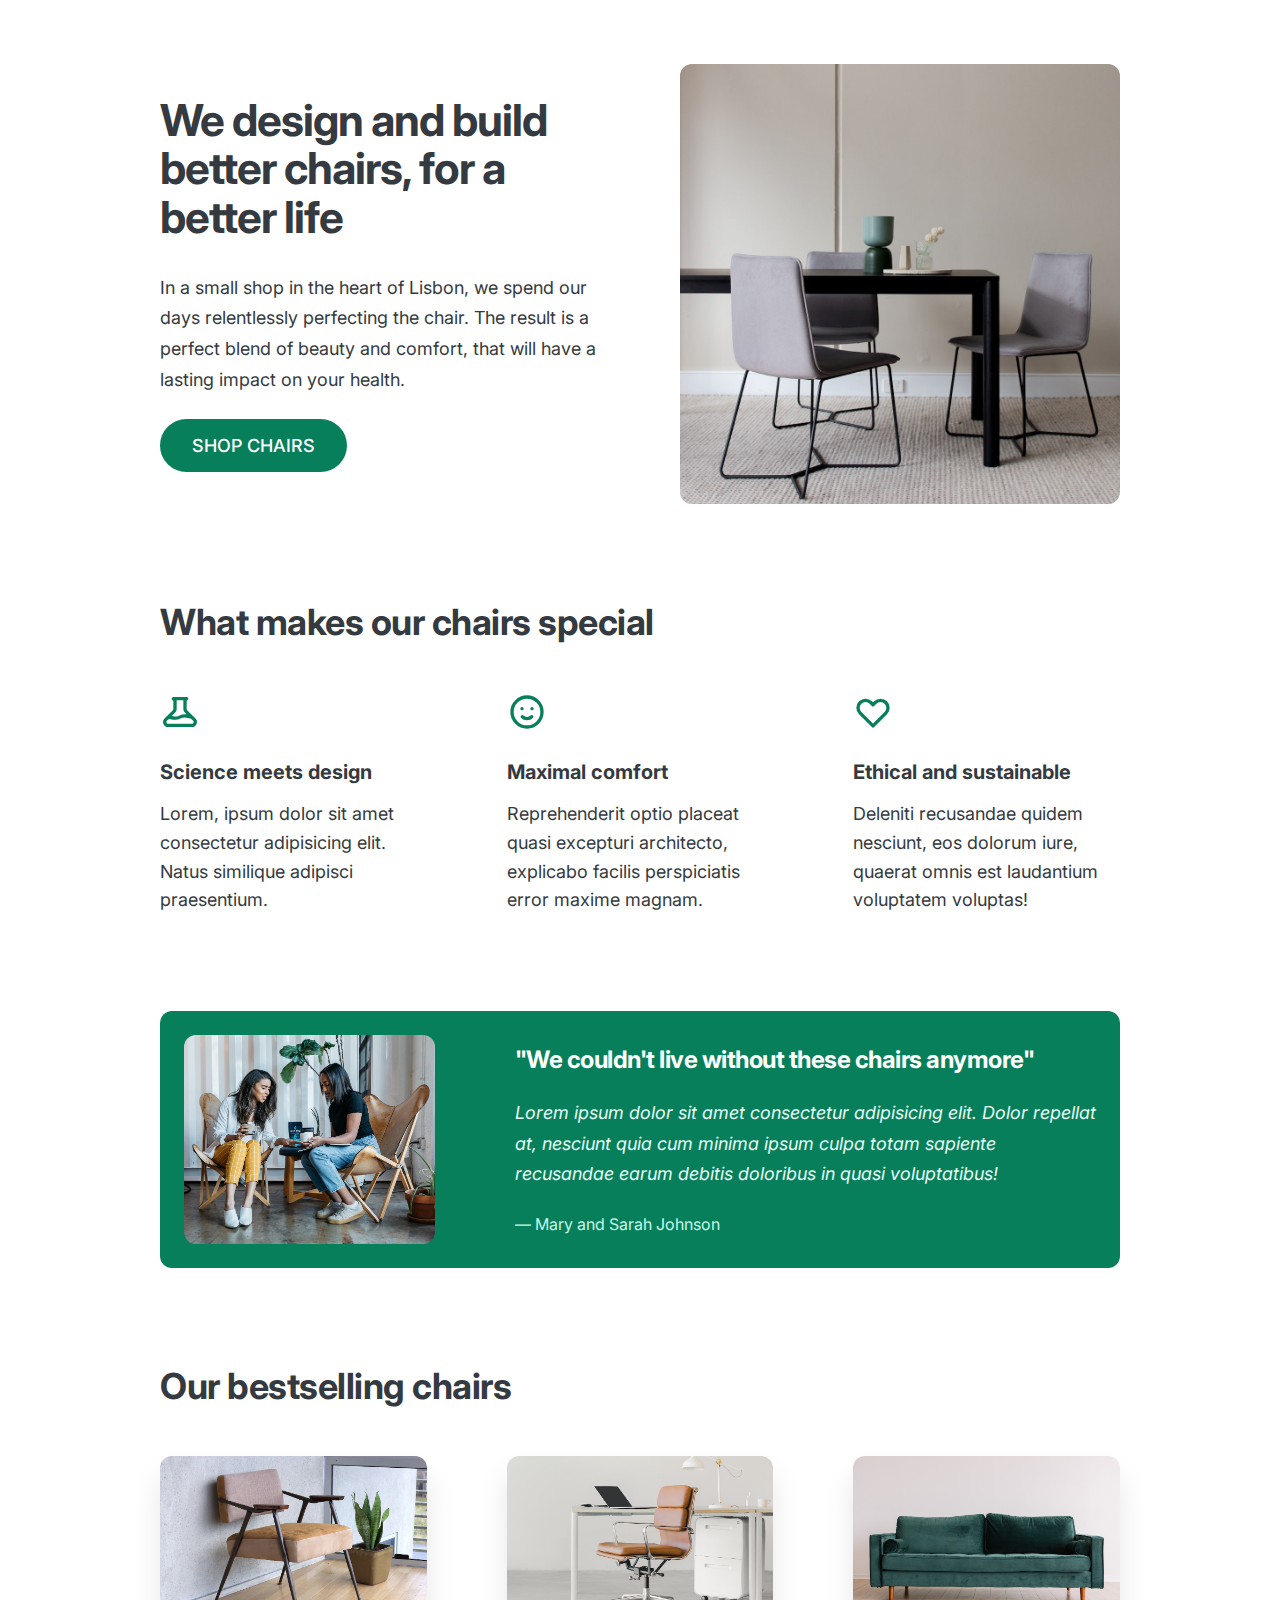
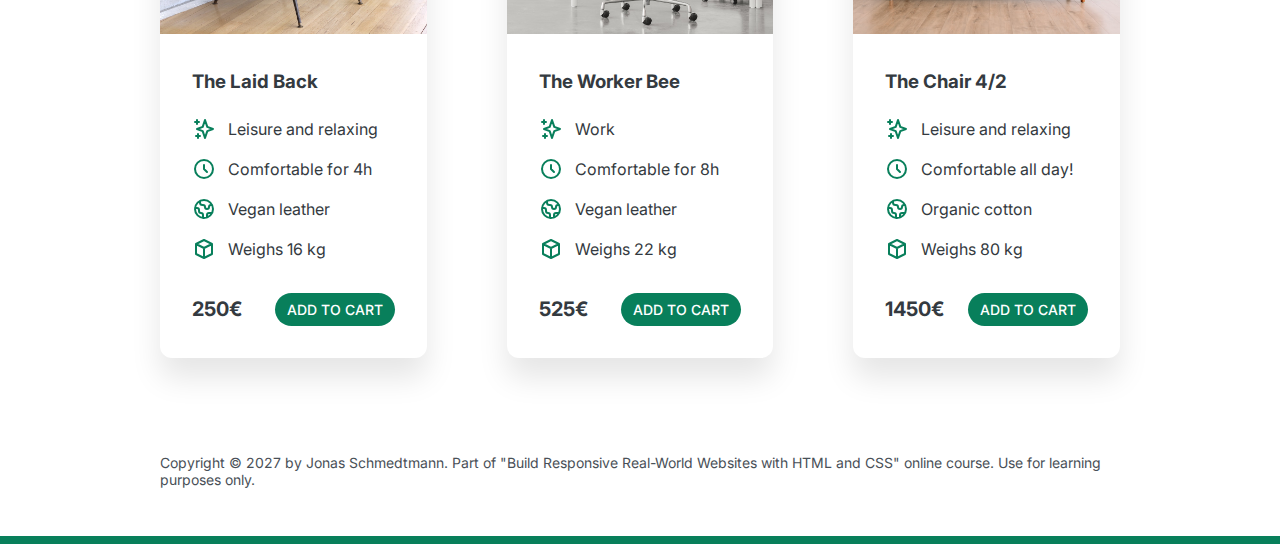
<file: starter/05-Design/index.html>
<!DOCTYPE html>
<html lang="en">
  <head>
    <meta charset="UTF-8" />
    <meta http-equiv="X-UA-Compatible" content="IE=edge" />
    <meta name="viewport" content="width=device-width, initial-scale=1.0" />

    <link rel="stylesheet" href="style.css" />
    <title>Lisbon Chair Shop</title>

    <!--Inter google font css-->
    <link rel="preconnect" href="https://fonts.googleapis.com">
    <link rel="preconnect" href="https://fonts.gstatic.com" crossorigin>
    <link href="https://fonts.googleapis.com/css2?family=Inter:wght@400;500;700&display=swap" rel="stylesheet">

  </head>

  
  <body>
    <div class="container">
      <header>
        <div class="header-text-box">
          <h1>We design and build better chairs, for a better life</h1>
          <p class="header-text">
            In a small shop in the heart of Lisbon, we spend our days
            relentlessly perfecting the chair. The result is a perfect blend of
            beauty and comfort, that will have a lasting impact on your health.
          </p>
          <a class="btn btn--big" href="#">Shop chairs</a>
        </div>
        <img src="hero.jpg" alt="Photo" />
      </header>

      <section>
        <h2>What makes our chairs special</h2>
        <div class="grid-3-cols">
          <div>
            <svg
                xmlns="http://www.w3.org/2000/svg" class="features-icon"
                fill="none"
                viewBox="0 0 24 24" stroke="currentColor" stroke-width="2">
                <path stroke-linecap="round" stroke-linejoin="round" d="M19.428 15.428a2 2 0 00-1.022-.547l-2.387-.477a6 6 0 00-3.86.517l-.318.158a6 6 0 01-3.86.517L6.05 15.21a2 2 0 00-1.806.547M8 4h8l-1 1v5.172a2 2 0 00.586 1.414l5 5c1.26 1.26.367 3.414-1.415 3.414H4.828c-1.782 0-2.674-2.154-1.414-3.414l5-5A2 2 0 009 10.172V5L8 4z" />
            </svg>
            <p class="features-title"><strong>Science meets design</strong></p>
            <p class="features-text">
              Lorem, ipsum dolor sit amet consectetur adipisicing elit. Natus
              similique adipisci praesentium.
            </p>
          </div>

          <div>
            <svg
                xmlns="http://www.w3.org/2000/svg" class="features-icon"
                fill="none"
                viewBox="0 0 24 24" stroke="currentColor" stroke-width="2">
                <path stroke-linecap="round" stroke-linejoin="round" d="M14.828 14.828a4 4 0 01-5.656 0M9 10h.01M15 10h.01M21 12a9 9 0 11-18 0 9 9 0 0118 0z" />
            </svg>
            <p class="features-title">
              <strong>Maximal comfort</strong>
            </p>
            <p class="features-text">
              Reprehenderit optio placeat quasi excepturi architecto, explicabo
              facilis perspiciatis error maxime magnam.
            </p>
          </div>

          <div>
            <svg
                xmlns="http://www.w3.org/2000/svg" class="features-icon"
                fill="none"
                viewBox="0 0 24 24" stroke="currentColor" stroke-width="2">
                <path stroke-linecap="round" stroke-linejoin="round" d="M4.318 6.318a4.5 4.5 0 000 6.364L12 20.364l7.682-7.682a4.5 4.5 0 00-6.364-6.364L12 7.636l-1.318-1.318a4.5 4.5 0 00-6.364 0z" />
            </svg>
            <p class="features-title">
              <strong>Ethical and sustainable</strong>
            </p>
            <p class="features-text">
              Deleniti recusandae quidem nesciunt, eos dolorum iure, quaerat
              omnis est laudantium voluptatem voluptas!
            </p>
          </div>
        </div>
      </section>

      <section class="testimonial-section">
        <div class="grid-3-cols">
          <img src="customers.jpg" alt="People sitting on chairs" />
          <div class="testimonial-box">
            <h2>"We couldn't live without these chairs anymore"</h2>
            <blockquote class="testimonial-text">
              Lorem ipsum dolor sit amet consectetur adipisicing elit. Dolor
              repellat at, nesciunt quia cum minima ipsum culpa totam sapiente
              recusandae earum debitis doloribus in quasi voluptatibus!
            </blockquote>
            <p class="testimonial-author">&mdash; Mary and Sarah Johnson</p>
          </div>
        </div>
      </section>

      <section>
        <h2>Our bestselling chairs</h2>
        <div class="grid-3-cols">
          <figure class="chair">
            <img src="chair-1.jpg" alt="Chair" />
            <div class="chair-box">
              <h3>The Laid Back</h3>
              <ul class="chair-details">
                <li>
                    <svg
                        xmlns="http://www.w3.org/2000/svg"
                        class="chair-icon"
                        fill="none"
                        viewBox="0 0 24 24" stroke="currentColor" stroke-width="2">
                        <path stroke-linecap="round" stroke-linejoin="round" d="M5 3v4M3 5h4M6 17v4m-2-2h4m5-16l2.286 6.857L21 12l-5.714 2.143L13 21l-2.286-6.857L5 12l5.714-2.143L13 3z" />
                    </svg>
                  <!-- Span is a generic INLINE text element, it doesn't have any meaning. It's like a div element, but inline -->
                  <span>Leisure and relaxing</span>
                </li>
                <li>
                    <svg
                        xmlns="http://www.w3.org/2000/svg"
                        class="chair-icon"
                        fill="none"
                        viewBox="0 0 24 24" stroke="currentColor" stroke-width="2">
                        <path stroke-linecap="round" stroke-linejoin="round" d="M12 8v4l3 3m6-3a9 9 0 11-18 0 9 9 0 0118 0z" />
                    </svg>
                  <span>Comfortable for 4h</span>
                </li>
                <li>
                    <svg
                        xmlns="http://www.w3.org/2000/svg"
                        class="chair-icon"
                        fill="none"
                        viewBox="0 0 24 24" stroke="currentColor" stroke-width="2">
                        <path stroke-linecap="round" stroke-linejoin="round" d="M3.055 11H5a2 2 0 012 2v1a2 2 0 002 2 2 2 0 012 2v2.945M8 3.935V5.5A2.5 2.5 0 0010.5 8h.5a2 2 0 012 2 2 2 0 104 0 2 2 0 012-2h1.064M15 20.488V18a2 2 0 012-2h3.064M21 12a9 9 0 11-18 0 9 9 0 0118 0z" />
                    </svg>
                  <span>Vegan leather</span>
                </li>
                <li>
                    <svg
                        xmlns="http://www.w3.org/2000/svg"
                        class="chair-icon"
                        fill="none"
                        viewBox="0 0 24 24" stroke="currentColor" stroke-width="2">
                        <path stroke-linecap="round" stroke-linejoin="round" d="M20 7l-8-4-8 4m16 0l-8 4m8-4v10l-8 4m0-10L4 7m8 4v10M4 7v10l8 4" />
                    </svg>
                  <span>Weighs 16 kg</span>
                </li>
              </ul>
              <div class="chair-price">
                <strong>250€</strong>
                <a href="#" class="btn btn--small">Add to cart</a>
              </div>
            </div>
          </figure>

          <figure class="chair">
            <img src="chair-2.jpg" alt="Chair" />
            <div class="chair-box">
              <h3>The Worker Bee</h3>
              <ul class="chair-details">
                <li>
                    <svg
                        xmlns="http://www.w3.org/2000/svg"
                        class="chair-icon"
                        fill="none"
                        viewBox="0 0 24 24" stroke="currentColor" stroke-width="2">
                        <path stroke-linecap="round" stroke-linejoin="round" d="M5 3v4M3 5h4M6 17v4m-2-2h4m5-16l2.286 6.857L21 12l-5.714 2.143L13 21l-2.286-6.857L5 12l5.714-2.143L13 3z" />
                    </svg>
                  <span>Work</span>
                </li>
                <li>
                    <svg
                        xmlns="http://www.w3.org/2000/svg"
                        class="chair-icon"
                        fill="none"
                        viewBox="0 0 24 24" stroke="currentColor" stroke-width="2">
                        <path stroke-linecap="round" stroke-linejoin="round" d="M12 8v4l3 3m6-3a9 9 0 11-18 0 9 9 0 0118 0z" />
                    </svg>
                  <span>Comfortable for 8h</span>
                </li>
                <li>
                    <svg
                        xmlns="http://www.w3.org/2000/svg"
                        class="chair-icon"
                        fill="none"
                        viewBox="0 0 24 24" stroke="currentColor" stroke-width="2">
                        <path stroke-linecap="round" stroke-linejoin="round" d="M3.055 11H5a2 2 0 012 2v1a2 2 0 002 2 2 2 0 012 2v2.945M8 3.935V5.5A2.5 2.5 0 0010.5 8h.5a2 2 0 012 2 2 2 0 104 0 2 2 0 012-2h1.064M15 20.488V18a2 2 0 012-2h3.064M21 12a9 9 0 11-18 0 9 9 0 0118 0z" />
                    </svg>
                  <span>Vegan leather</span>
                </li>
                <li>
                    <svg
                        xmlns="http://www.w3.org/2000/svg"
                        class="chair-icon"
                        fill="none"
                        viewBox="0 0 24 24" stroke="currentColor" stroke-width="2">
                        <path stroke-linecap="round" stroke-linejoin="round" d="M20 7l-8-4-8 4m16 0l-8 4m8-4v10l-8 4m0-10L4 7m8 4v10M4 7v10l8 4" />
                    </svg>
                  <span>Weighs 22 kg</span>
                </li>
              </ul>
              <div class="chair-price">
                <strong>525€</strong>
                <a href="#" class="btn btn--small">Add to cart</a>
              </div>
            </div>
          </figure>

          <figure class="chair">
            <img src="chair-3.jpg" alt="Chair" />
            <div class="chair-box">
              <h3>The Chair 4/2</h3>
              <ul class="chair-details">
                <li>
                    <svg
                        xmlns="http://www.w3.org/2000/svg"
                        class="chair-icon"
                        fill="none"
                        viewBox="0 0 24 24" stroke="currentColor" stroke-width="2">
                        <path stroke-linecap="round" stroke-linejoin="round" d="M5 3v4M3 5h4M6 17v4m-2-2h4m5-16l2.286 6.857L21 12l-5.714 2.143L13 21l-2.286-6.857L5 12l5.714-2.143L13 3z" />
                    </svg>
                  <span>Leisure and relaxing</span>
                </li>
                <li>
                    <svg
                        xmlns="http://www.w3.org/2000/svg"
                        class="chair-icon"
                        fill="none"
                        viewBox="0 0 24 24" stroke="currentColor" stroke-width="2">
                        <path stroke-linecap="round" stroke-linejoin="round" d="M12 8v4l3 3m6-3a9 9 0 11-18 0 9 9 0 0118 0z" />
                    </svg>
                  <span>Comfortable all day!</span>
                </li>
                <li>
                    <svg
                        xmlns="http://www.w3.org/2000/svg"
                        class="chair-icon"
                        fill="none"
                        viewBox="0 0 24 24" stroke="currentColor" stroke-width="2">
                        <path stroke-linecap="round" stroke-linejoin="round" d="M3.055 11H5a2 2 0 012 2v1a2 2 0 002 2 2 2 0 012 2v2.945M8 3.935V5.5A2.5 2.5 0 0010.5 8h.5a2 2 0 012 2 2 2 0 104 0 2 2 0 012-2h1.064M15 20.488V18a2 2 0 012-2h3.064M21 12a9 9 0 11-18 0 9 9 0 0118 0z" />
                    </svg>
                  <span>Organic cotton</span>
                </li>
                <li>
                    <svg
                        xmlns="http://www.w3.org/2000/svg"
                        class="chair-icon"
                        fill="none"
                        viewBox="0 0 24 24" stroke="currentColor" stroke-width="2">
                        <path stroke-linecap="round" stroke-linejoin="round" d="M20 7l-8-4-8 4m16 0l-8 4m8-4v10l-8 4m0-10L4 7m8 4v10M4 7v10l8 4" />
                    </svg>
                  <span>Weighs 80 kg</span>
                </li>
              </ul>
              <div class="chair-price">
                <strong>1450€</strong>
                <a href="#" class="btn btn--small">Add to cart</a>
              </div>
            </div>
          </figure>
        </div>
      </section>

      <footer>
        Copyright &copy; 2027 by Jonas Schmedtmann. Part of "Build Responsive
        Real-World Websites with HTML and CSS" online course. Use for learning
        purposes only.
      </footer>
    </div>
  </body>
</html>
</file>
<file: final/03-CSS-Fundamentals/style.css>
* {
  /* border-top: 10px solid #1098ad; */
  margin: 0;
  padding: 0;
}

/* PAGE SECTIONS */
body {
  color: #444;
  font-family: sans-serif;

  border-top: 10px solid #1098ad;
  position: relative;
}

.container {
  width: 800px;
  /* margin-left: auto;
  margin-right: auto; */
  margin: 0 auto;
}

.main-header {
  background-color: #f7f7f7;
  /* padding: 20px;
  padding-left: 40px;
  padding-right: 40px; */
  padding: 20px 40px;
  margin-bottom: 60px;
  /* height: 80px; */
}

nav {
  font-size: 18px;
  /* text-align: center; */
}

article {
  margin-bottom: 60px;
}

.post-header {
  margin-bottom: 40px;
  /* position: relative; */
}

aside {
  background-color: #f7f7f7;
  border-top: 5px solid #1098ad;
  border-bottom: 5px solid #1098ad;
  /* padding-top: 50px;
  padding-bottom: 50px; */
  padding: 50px 0;
  width: 500px;
}

/* SMALLER ELEMENTS */
h1,
h2,
h3 {
  color: #1098ad;
}

h1 {
  font-size: 26px;
  text-transform: uppercase;
  font-style: italic;
}

h2 {
  font-size: 40px;
  margin-bottom: 30px;
}

h3 {
  font-size: 30px;
  margin-bottom: 20px;
  margin-top: 40px;
}

h4 {
  font-size: 20px;
  text-transform: uppercase;
  text-align: center;
}

p {
  font-size: 22px;
  line-height: 1.5;
  margin-bottom: 15px;
}

ul,
ol {
  margin-left: 50px;
  margin-bottom: 20px;
}

li {
  font-size: 20px;
  margin-bottom: 10px;
  /* display: inline; */
}

li:last-child {
  margin-bottom: 0;
}

/* footer p {
  font-size: 16px;
} */

/* article header p {
  font-style: italic;
} */

#author {
  font-style: italic;
  font-size: 18px;
}

#copyright {
  font-size: 16px;
}

.related-author {
  font-size: 18px;
  font-weight: bold;
}

/* ul {
  list-style: none;
} */

.related {
  list-style: none;
}

body {
  /* background-color: orangered; */
}

/* .first-li {
  font-weight: bold;
} */

li:first-child {
  font-weight: bold;
}

li:last-child {
  font-style: italic;
}

li:nth-child(even) {
  /* color: red; */
}

/* Misconception: this won't work! */
article p:first-child {
  color: red;
}

/* Styling links */
a:link {
  color: #1098ad;
  text-decoration: none;
}

a:visited {
  /* color: #777; */
  color: #1098ad;
}

a:hover {
  color: orangered;
  font-weight: bold;
  text-decoration: underline orangered;
}

a:active {
  background-color: black;
  font-style: italic;
}
/* LVHA */

.post-img {
  width: 100%;
  height: auto;
}

nav a:link {
  /* background-color: orangered;
  margin: 20px;
  padding: 20px;

  display: block; */

  margin-right: 30px;
  margin-top: 10px;
  display: inline-block;
}

nav a:link:last-child {
  margin-right: 0;
}

button {
  font-size: 22px;
  padding: 20px;
  cursor: pointer;

  position: absolute;
  /* top: 50px;
  left: 50px; */
  bottom: 50px;
  right: 50px;
}

h1::first-letter {
  font-style: normal;
  margin-right: 5px;
}

h3 + p::first-line {
  /* color: red; */
}

h2 {
  /* background-color: orange; */
  position: relative;
}

h2::before {
  content: "TOP";
  background-color: #ffe70e;
  color: #444;
  font-size: 16px;
  font-weight: bold;
  display: inline-block;
  padding: 5px 10px;
  position: absolute;
  top: -10px;
  right: -25px;
}

/* Resolving conflicts */
/* #copyright {
  color: red;
}

.copyright {
  color: blue;
}

.text {
  color: yellow;
}

footer p {
  color: green !important;
} */

/* nav a:link,
nav p {
  font-size: 18px;
} */
</file>
<file: final/04-CSS-Layouts/style.css>
* {
  /* border-top: 10px solid #1098ad; */
  margin: 0;
  padding: 0;
  box-sizing: border-box;
}

/* PAGE SECTIONS */
body {
  color: #444;
  font-family: sans-serif;

  border-top: 10px solid #1098ad;
  position: relative;
}

.container {
  width: 1200px;
  /* margin-left: auto;
  margin-right: auto; */
  margin: 0 auto;
}

.main-header {
  background-color: #f7f7f7;
  /* padding: 20px;
  padding-left: 40px;
  padding-right: 40px; */
  padding: 20px 40px;
  /* margin-bottom: 60px; */
  /* height: 80px; */
}

nav {
  font-size: 18px;
  /* text-align: center; */
}

article {
  /* margin-bottom: 60px; */
}

.post-header {
  margin-bottom: 40px;
  /* position: relative; */
}

aside {
  background-color: #f7f7f7;
  border-top: 5px solid #1098ad;
  border-bottom: 5px solid #1098ad;
  padding: 50px 40px;
}

/* SMALLER ELEMENTS */
h1,
h2,
h3 {
  color: #1098ad;
}

h1 {
  font-size: 26px;
  text-transform: uppercase;
  font-style: italic;
}

h2 {
  font-size: 40px;
  margin-bottom: 30px;
}

h3 {
  font-size: 30px;
  margin-bottom: 20px;
  margin-top: 40px;
}

h4 {
  font-size: 20px;
  text-transform: uppercase;
  text-align: center;
  margin-bottom: 30px;
}

p {
  font-size: 22px;
  line-height: 1.5;
  margin-bottom: 15px;
}

ul,
ol {
  margin-left: 50px;
  margin-bottom: 20px;
}

li {
  font-size: 20px;
  margin-bottom: 10px;
  /* display: inline; */
}

li:last-child {
  margin-bottom: 0;
}

/* footer p {
  font-size: 16px;
} */

/* article header p {
  font-style: italic;
} */

#author {
  font-style: italic;
  font-size: 18px;
}

#copyright {
  font-size: 16px;
}

.related-author {
  font-size: 18px;
  font-weight: bold;
}

/* ul {
  list-style: none;
} */

.related {
  list-style: none;
  margin-left: 0;
}

body {
  /* background-color: orangered; */
}

/* .first-li {
  font-weight: bold;
} */

li:first-child {
  font-weight: bold;
}

li:last-child {
  font-style: italic;
}

li:nth-child(even) {
  /* color: red; */
}

/* Misconception: this won't work! */
article p:first-child {
  color: red;
}

/* Styling links */
a:link {
  color: #1098ad;
  text-decoration: none;
}

a:visited {
  /* color: #777; */
  color: #1098ad;
}

a:hover {
  color: orangered;
  font-weight: bold;
  text-decoration: underline orangered;
}

a:active {
  background-color: black;
  font-style: italic;
}
/* LVHA */

.post-img {
  width: 100%;
  height: auto;
}

nav a:link {
  /* background-color: orangered;
  margin: 20px;
  padding: 20px;

  display: block; */

  margin-right: 30px;
  display: inline-block;
}

nav a:link:last-child {
  margin-right: 0;
}

button {
  font-size: 22px;
  padding: 20px;
  cursor: pointer;

  position: absolute;
  /* top: 50px;
  left: 50px; */
  bottom: 50px;
  right: 50px;
}

h1::first-letter {
  font-style: normal;
  margin-right: 5px;
}

h3 + p::first-line {
  /* color: red; */
}

h2 {
  /* background-color: orange; */
  position: relative;
}

h2::before {
  content: "TOP";
  background-color: #ffe70e;
  color: #444;
  font-size: 16px;
  font-weight: bold;
  display: inline-block;
  padding: 5px 10px;
  position: absolute;
  top: -10px;
  right: -25px;
}

/* Resolving conflicts */
/* #copyright {
  color: red;
}

.copyright {
  color: blue;
}

.text {
  color: yellow;
}

footer p {
  color: green !important;
} */

/* nav a:link,
nav p {
  font-size: 18px;
} */

/* FLOATS */
/*
.author-img {
  float: left;
  margin-bottom: 20px;
}

.author {
  float: left;
  margin-top: 10px;
  margin-left: 20px;
}

h1 {
  float: left;
}

nav {
  float: right;
}

.clear {
  clear: both;
}

.clearfix::after {
  clear: both;
  content: "";
  display: block;
}

article {
  width: 825px;
  float: left;
}

aside {
  width: 300px;
  float: right;
}

footer {
  clear: both;
}
*/

/* FLEXBOX */
.main-header {
  display: flex;
  align-items: center;
  justify-content: space-between;
}

.author-box {
  display: flex;
  align-items: center;
  margin-bottom: 15px;
}

.author {
  margin-bottom: 0;
  margin-left: 15px;
}

.related-post {
  display: flex;
  align-items: center;
  gap: 20px;
  margin-bottom: 30px;
}

.related-link:link {
  font-size: 17px;
  font-weight: bold;
  font-style: normal;
  margin-bottom: 5px;
  display: block;
}

.related-author {
  margin-bottom: 0;
  font-size: 14px;
  font-weight: normal;
  font-style: italic;
}

/* FLEXBOX LAYOUT */
/* .row {
  display: flex;
  align-items: flex-start;
  gap: 75px;
  margin-bottom: 60px;
}

article {
  flex: 1;
  margin-bottom: 0;
}

aside {
  
  DEFAULTS:
  flex-grow: 0;
  flex-shrink: 1;
  flex-basis: auto;

  flex: 0 0 300px;
} */

/* CSS GRID LAYOUT */
.container {
  display: grid;
  grid-template-columns: 1fr 300px;
  column-gap: 75px;
  row-gap: 60px;
  align-items: start;
}

.main-header {
  /* grid-column: 1 / span 2; */
  grid-column: 1 / -1;
}

article {
}

aside {
}

footer {
  grid-column: 1 / -1;
}
</file>
<file: final/05-Design/style.css>
/*
SPACING SYSTEM (px)
2 / 4 / 8 / 12 / 16 / 24 / 32 / 48 / 64 / 80 / 96 / 128

FONT SIZE SYSTEM (px)
10 / 12 / 14 / 16 / 18 / 20 / 24 / 30 / 36 / 44 / 52 / 62 / 74 / 86 / 98
*/

/* 
MAIN COLOR: #087f5b
GREY COLOR: #343a40
*/

* {
  margin: 0;
  padding: 0;
  box-sizing: border-box;
}

/* ------------------------ */
/* GENERAL STYLES */
/* ------------------------ */
body {
  font-family: "Inter", sans-serif;
  color: #343a40;
  border-bottom: 8px solid #087f5b;
}

.container {
  width: 960px;
  margin: 0 auto;
}

header,
section {
  margin-bottom: 96px;
}

h2 {
  margin-bottom: 48px;
  font-size: 36px;
  letter-spacing: -0.5px;
  /* 24 / 30 / 36 */
}

.grid-3-cols {
  display: grid;
  grid-template-columns: repeat(3, 1fr);
  column-gap: 80px;
}

.btn:link,
.btn:visited {
  background-color: #087f5b;
  color: #fff;
  text-decoration: none;
  text-transform: uppercase;
  font-weight: 500;

  display: inline-block;
  border-radius: 100px;
}

.btn:hover,
.btn:active {
  background-color: #099268;
}

.btn--big {
  font-size: 18px;
  padding: 16px 32px;
}

.btn--small {
  font-size: 14px;
  padding: 8px 12px;
}

img {
  border-radius: 12px;
}

/* ------------------------ */
/* COMPONENT STYLES */
/* ------------------------ */

/* HEADER */
header {
  display: grid;
  grid-template-columns: repeat(2, 1fr);
  column-gap: 80px;
  margin-top: 64px;
}

.header-text-box {
  align-self: center;
}

h1 {
  margin-bottom: 32px;
  font-size: 44px;
  line-height: 1.1;
  letter-spacing: -1px;
  /* 44 / 52 / 62 */

  /* text-shadow: 0 5px 5px rgba(0, 0, 0, 0.2); */
}

.header-text {
  margin-bottom: 24px;
  font-size: 18px;
  line-height: 1.7;
}

img {
  width: 100%;
}

/* FEATURES */
.features-icon {
  stroke: #087f5b;
  width: 32px;
  heigh: 32px;
  margin-bottom: 24px;
}

.features-title {
  margin-bottom: 16px;
  font-size: 20px;
}

.features-text {
  font-size: 18px;
  line-height: 1.7;
}

/* TESTIMONIAL */
.testimonial-section {
  background-color: #087f5b;
  color: #fff;
  padding: 24px;
  border-radius: 12px;
}

.testimonial-box {
  grid-column: 2 / -1;
  align-self: center;
}

.testimonial-box h2 {
  margin-bottom: 24px;
  /* 20 / 24 / 30 */
  font-size: 24px;
}

.testimonial-text {
  font-style: italic;
  margin-bottom: 24px;
  font-size: 18px;
  line-height: 1.7;
  color: ##e6fcf5;
}

.testimonial-author {
  color: #c3fae8;
}

/* CHAIRS */
.chair {
  box-shadow: 0 20px 30px 0 rgba(0, 0, 0, 0.07);
  border-radius: 12px;
}

.chair img {
  border-bottom-left-radius: 0;
  border-bottom-right-radius: 0;
}

.chair-box {
  padding: 32px;
}

h3 {
  margin-bottom: 24px;
  font-size: 20px;
}

.chair-details {
  list-style: none;
  margin-bottom: 48px;
}

.chair-details li {
  display: flex;
  align-items: center;
  gap: 12px;
  margin-bottom: 16px;
}

.chair-details li:last-child {
  margin-bottom: 0;
}

.chair-icon {
  stroke: #087f5b;
  width: 24px;
  height: 24px;
}

.chair-price {
  display: flex;
  justify-content: space-between;
  align-items: center;
  font-size: 20px;
}

footer {
  margin-bottom: 48px;
  font-size: 14px;
  color: #495057;
}
</file>
<file: starter/04-CSS-Layouts/style.css>
* {
  /* border-top: 10px solid #1098ad; */
  margin: 0;
  padding: 0;
  box-sizing: border-box;
}

/* PAGE SECTIONS */
body {
  color: #444;
  font-family: sans-serif;
  border-top: 10px solid #1098ad;
  position: relative;
}

.container {
  width: 1200px;
  /* margin-left: auto;
  margin-right: auto; */
  margin: 0 auto;
}

.main-header {
  background-color: #f7f7f7;
  /* padding: 20px;
  padding-left: 40px;
  padding-right: 40px; */
  padding: 20px 40px;
  margin-bottom: 60px;
  /* height: 80px; */
}

nav {
  font-size: 18px;
  /* text-align: center; */
}

article {
  margin-bottom: 60px;
}

.post-header {
  margin-bottom: 40px;
  /* position: relative; */
}

aside {
  background-color: #f7f7f7;
  border-top: 5px solid #1098ad;
  border-bottom: 5px solid #1098ad;
  padding: 50px 40px;
  
}

/* SMALLER ELEMENTS */
h1,
h2,
h3 {
  color: #1098ad;
}

h1 {
  font-size: 26px;
  text-transform: uppercase;
  font-style: italic;
}

h2 {
  font-size: 40px;
  margin-bottom: 30px;
}

h3 {
  font-size: 30px;
  margin-bottom: 20px;
  margin-top: 40px;
}

h4 {
  font-size: 20px;
  text-transform: uppercase;
  text-align: center;
  margin-bottom: 30px;
}

p {
  font-size: 22px;
  line-height: 1.5;
  margin-bottom: 15px;
}

ul,
ol {
  margin-bottom: 20px;
}

li {
  font-size: 20px;
  margin-bottom: 10px;
  /* display: inline; */
}

li:last-child {
  margin-bottom: 0;
}

/* footer p {
  font-size: 16px;
} */

/* article header p {
  font-style: italic;
} */

#author {
  font-style: italic;
  font-size: 18px;
}

#copyright {
  font-size: 16px;
}

.related-author {
  font-size: 18px;
  font-weight: bold;
}

/* ul {
  list-style: none;
} */

.related {
  list-style: none;
}

body {
  /* background-color: orangered; */
}

/* .first-li {
  font-weight: bold;
} */

li:first-child {
  font-weight: bold;
}

li:last-child {
  font-style: italic;
}

li:nth-child(even) {
  /* color: red; */
}

/* Misconception: this won't work! */
article p:first-child {
  color: red;
}

/* Styling links */
a:link {
  color: #1098ad;
  text-decoration: none;
}

a:visited {
  /* color: #777; */
  color: #1098ad;
}

a:hover {
  color: orangered;
  font-weight: bold;
  text-decoration: underline orangered;
}

a:active {
  background-color: black;
  font-style: italic;
}
/* LVHA */

.post-img {
  width: 100%;
  height: auto;
}

nav a:link {
  /* background-color: orangered;
  margin: 20px;
  padding: 20px;

  display: block; */

  margin-right: 30px;
  margin-top: 10px;
  display: inline-block;
}

nav a:link:last-child {
  margin-right: 0;
}

button {
  font-size: 22px;
  padding: 20px;
  cursor: pointer;

  position: absolute;
  /* top: 50px;
  left: 50px; */
  bottom: 50px;
  right: 50px;
}

h1::first-letter {
  font-style: normal;
  margin-right: 5px;
}

h3 + p::first-line {
  /* color: red; */
}

h2 {
  /* background-color: orange; */
  position: relative;
}

h2::before {
  content: "TOP";
  background-color: #ffe70e;
  color: #444;
  font-size: 16px;
  font-weight: bold;
  display: inline-block;
  padding: 5px 10px;
  position: absolute;
  top: -10px;
  right: -25px;
}

/* Resolving conflicts */
/* #copyright {
  color: red;
}

.copyright {
  color: blue;
}

.text {
  color: yellow;
}

footer p {
  color: green !important;
} */

/* nav a:link,
nav p {
  font-size: 18px;
} */


/*FLOATS*/
/*
.author-img{
    float:left;
}

.author{
    float:left;
    margin-top: 10px;
    margin-left: 20px;
}

/*CLEARFIX HACK (for clearing floats)*/
/*
.main-header::after{
    clear:both;
    content: "";
    display:block;
}
/****************/
/*
.main-header h1{
    float: left;
}

.main-header nav{
    float: right;
}

article{
    width: 825px;
    float: left;
}

aside{
    width: 300px;
    float: right;
}

footer{
    clear: both;
}
*/



/*FLEXBOX*/

.main-header{
    display: flex;
    align-items: center;
    justify-content: space-between;
}

.author-box{
    margin-bottom: 15px;
    display: flex;
    align-items: center;
}

.author {
    margin-bottom: 0;
    margin-left: 15px;
}

.related-post{
    display: flex;
    align-items: center;
    gap: 20px;
    margin-bottom: 30px;
}

.related-link:link{
    font-size: 17px;
    font-weight: bold;
    font-style: normal;
    display:block;
    margin-bottom: 5px;
}

.related-author{
    margin-bottom: 0;
    font-size: 14px;
    font-weight: normal;
    font-style: italic;
}

.row{
    display:flex;
    gap: 75px;
}

aside{
    flex: 0 0 300px;
    align-self: flex-start;
}
</file>
<file: starter/05-Design/style.css>
/*
SPACING SYSTEM (px)
2 / 4 / 8 / 12 / 16 / 24 / 32 / 48 / 64 / 80 / 96 / 128

FONT SIZE SYSTEM (px)
10 / 12 / 14 / 16 / 18 / 20 / 24 / 30 / 36 / 44 / 52 / 62 / 74 / 86 / 98
*/

* {
  margin: 0;
  padding: 0;
  box-sizing: border-box;
}

/* ------------------------ */
/* GENERAL STYLES */
/* ------------------------ */
body {
  font-family: "Inter", sans-serif;
  color: #343a40;
  border-bottom: 8px solid #087f5b;
}

.container {
  width: 960px;
  margin: 0 auto;
}

header,
section {
  margin-bottom: 96px;
}

h2 {
  margin-bottom: 48px;
  font-size: 36px;
  letter-spacing: -0.5px;
}

.grid-3-cols {
  display: grid;
  grid-template-columns: repeat(3, 1fr);
  column-gap: 80px;
}

.btn:link,
.btn:visited{
    background-color: #087f5b;
    color: white;
    text-decoration: none;
    text-transform: uppercase;
    display: inline-block;
    font-weight: 500;
    border-radius: 50px;
}

.btn:hover,
.btn:active{
    background-color: #099268;
}

.btn--big{
    padding: 16px 32px;
    font-size: 18px;
}

.btn--small{
    font-size: 14px;
    padding: 8px 12px;
}

img{
    border-radius: 12px;
}

/* ------------------------ */
/* COMPONENT STYLES */
/* ------------------------ */

/* HEADER */
header {
  display: grid;
  grid-template-columns: repeat(2, 1fr);
  column-gap: 80px;
  margin-top: 64px;
}

.header-text-box {
  align-self: center;
}

h1 {
  margin-bottom: 32px;
  font-size: 44px;
  line-height: 1.1;
  letter-spacing: -1px;
}

.header-text {
  margin-bottom: 24px;
  font-size: 18px;
  line-height: 1.7;
}

img {
  width: 100%;
}

/* FEATURES */
.features-icon {
    stroke:#087f5b; /*stroke is used for svg colors for the line, fill is used for filling an icon with a certain color*/
    width: 40px;
    height: 40px;
    margin-bottom: 24px;
}

.features-title {
  margin-bottom: 16px;
  font-size: 20px;
}

.features-text {
    font-size: 18px;
    line-height: 1.6;
}

/* TESTIMONIAL */
.testimonial-section {
    background-color: #087f5b;
    color: #fff;
    padding: 24px;
    border-radius: 12px;
}

.testimonial-box {
  grid-column: 2 / -1;
  align-self: center;
}

.testimonial-box h2 {
  margin-bottom: 24px;
  font-size: 24px;
}

.testimonial-text {
  font-style: italic;
  margin-bottom: 24px;
  font-size: 18px;
  line-height: 1.7;
  color: #e6fcf5;
}

.testimonial-author{
    color: #c3fae8;
}

/* CHAIRS */
.chair{
    box-shadow: 0 20px 30px 0 rgba(0, 0, 0, 0.1);
    border-radius: 12px;
}

.chair img{
    border-bottom-left-radius: 0;
    border-bottom-right-radius: 0;
}

.chair-box {
  padding: 32px;
}

h3 {
  margin-bottom: 24px;
}

.chair-details {
  list-style: none;
  margin-bottom: 32px;
}

.chair-details li {
  display: flex;
  align-items: center;
  gap: 12px;
  margin-bottom: 16px;
}

.chair-details li:last-child {
  margin-bottom: 0;
}

.chair-icon {
    stroke: #087f5b;
    width: 24px;
    height: 24px;
}

.chair-price {
  display: flex;
  justify-content: space-between;
  font-size: 20px;
  align-items: center;
}

footer {
  margin-bottom: 48px;
  font-size: 14px;
  color: #495057;
}
</file>
<file: starter/03-CSS-Fundamentals/style.css>
* { /*this is a global reset*/
    margin: 0;
    padding: 0;
}

body {
    font-family: sans-serif;
    color: #444;
    border-top: 10px solid #1098ad;
    position:relative;
}

.container{
    width: 800px;
    margin: 0 auto;
    
}

.main-header {
    background-color: #dadada;
    padding: 20px 40px; /*first number is top and bottom padding, second number is left and right padding.*/
    margin-bottom: 60px;
    height: 80px;
}

h1::first-letter{
    font-style:normal;
}

nav{
    font-size:18px;
}

h2{
    position: relative;
}

h2::after{
    color: #000;
    content:'TOP';
    background-color: #ffe70e;
    font-size: 16px;
    font-weight: bold;
    display: inline-block;
    padding: 5px 10px;
    position: absolute;
    top: -10px;
    right: -25px;
}

.post-header {
    margin-bottom: 40px;
    
}

article{
    margin-bottom:60px;
}

aside {
    list-style: none;
    border-top: 5px solid #1098ad;
    border-bottom: 5px solid #1098ad;
    background-color: #dadada;
    padding: 50px 0;
    width:500px;
}

/*SMALLER ELEMENTS*/

h1, h2, h3 {
    color: #1098ad;
}

h1 {
    font-size: 26px;
    text-transform: uppercase;
    font-style: italic;
}

h2 {
    font-size: 40px;
    margin-bottom: 30px;
}

h3 {
    font-size:30px;
    margin-bottom: 20px;
}

h4 {
    font-size:20px;
    text-transform: uppercase;
    text-align:center;
}

p {
    font-size:22px;
    line-height:1.5;
    margin-bottom: 15px;
}

ul,ol{
    margin-left: 50px;
    margin-bottom: 20px;
}

li {
    font-size:20px;
    margin-bottom: 10px;
}

li:last-child {
    margin-bottom: 0;
}

/* footer p {
    font-size: 16px;
} */

/* article header p {
    font-style:italic;
} */

#author {
    font-style:italic;
    font-size:18px;
}

#copyright{
    font-size:16px;
}

.related-author {
    font-size:18px;
    font-weight: bold;
}



li:first-child {
    font-weight: bold;
}

li:last-child {
    font-style: italic;
}

li:nth-child(2) { /* get the second child in a list, you can replace the 2 with an even or odd to alternatingly style even/odd children in a list */
    /* color: red; */
}

/* Styling links  ALWAYS STYLE ANCHOR TAGS IN THIS EXACT ORDER: LINK, VISITED, HOVER, ACTIVE*/

a:link {
    color:#1098ad;
    text-decoration: none;
}

a:visited {
    color: #1098ad;
}

a:hover {
    color: orangered;
    font-weight: bold;
    text-decoration: underline orangered;
}

a:active {
    background-color: black;
    font-style: italic;
}

.post-image{
    width: 100%;
    height: auto;
}

nav a:link {
    margin-right:10px;
    margin-top:10px;
    display: inline-block;
}

nav a:link:last-child{
    margin-right:0;
}

button{
    font-size: 22px;
    padding: 20px;
    cursor: pointer;
    position: absolute;
    bottom:50px;
    right:50px;
}
</file>
